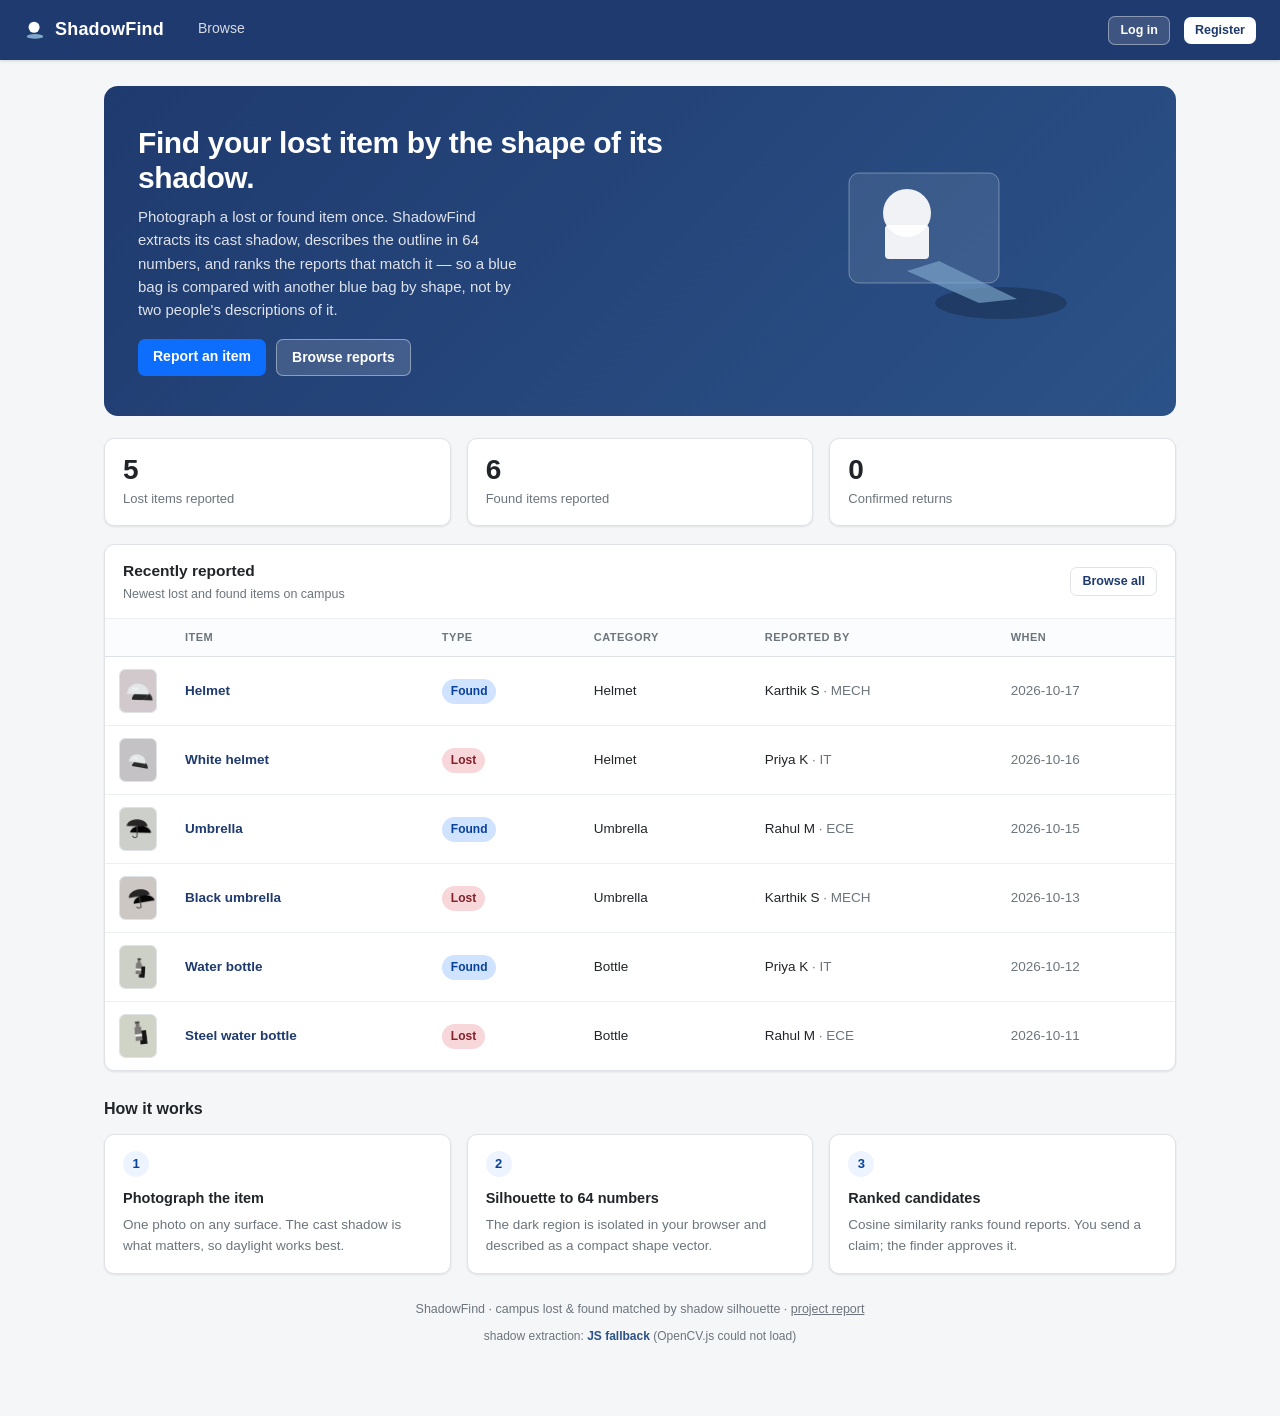
<file: docs/index.html>
<!doctype html>
<html lang="en">
<head>
<meta charset="utf-8">
<meta name="viewport" content="width=device-width, initial-scale=1">
<title>ShadowFind - lost and found, matched by shadow</title>
<meta name="description" content="Campus lost and found where items are matched by the shape of their cast shadow. Runs entirely in your browser.">
<link rel="stylesheet" href="assets/style.css">
<link rel="icon" href="data:image/svg+xml,<svg xmlns='http://www.w3.org/2000/svg' viewBox='0 0 100 100'><circle cx='50' cy='42' r='26' fill='%231F3A6E'/><ellipse cx='50' cy='78' rx='34' ry='9' fill='%237fa8cc'/></svg>">
</head>
<body>
<nav class="nav">
  <a class="brand" href="#/">
    <svg viewBox="0 0 24 24" fill="none"><circle cx="11" cy="9" r="6" fill="#fff"/><ellipse cx="12" cy="19" rx="9" ry="2.6" fill="#7fa8cc"/></svg>
    ShadowFind
  </a>
  <div class="nav-links" id="navlinks"></div>
  <div class="nav-right" id="navright"></div>
</nav>

<div class="wrap">
  <div id="flash"></div>
  <main id="app"></main>
  <div class="footer">
    ShadowFind &middot; campus lost &amp; found matched by shadow silhouette
    &middot; <a href="ShadowFind_Report.pdf">project report</a>
    <div class="engine-note" id="engine"></div>
  </div>
</div>

<script type="module" src="assets/app.js"></script>
</body>
</html>
</file>
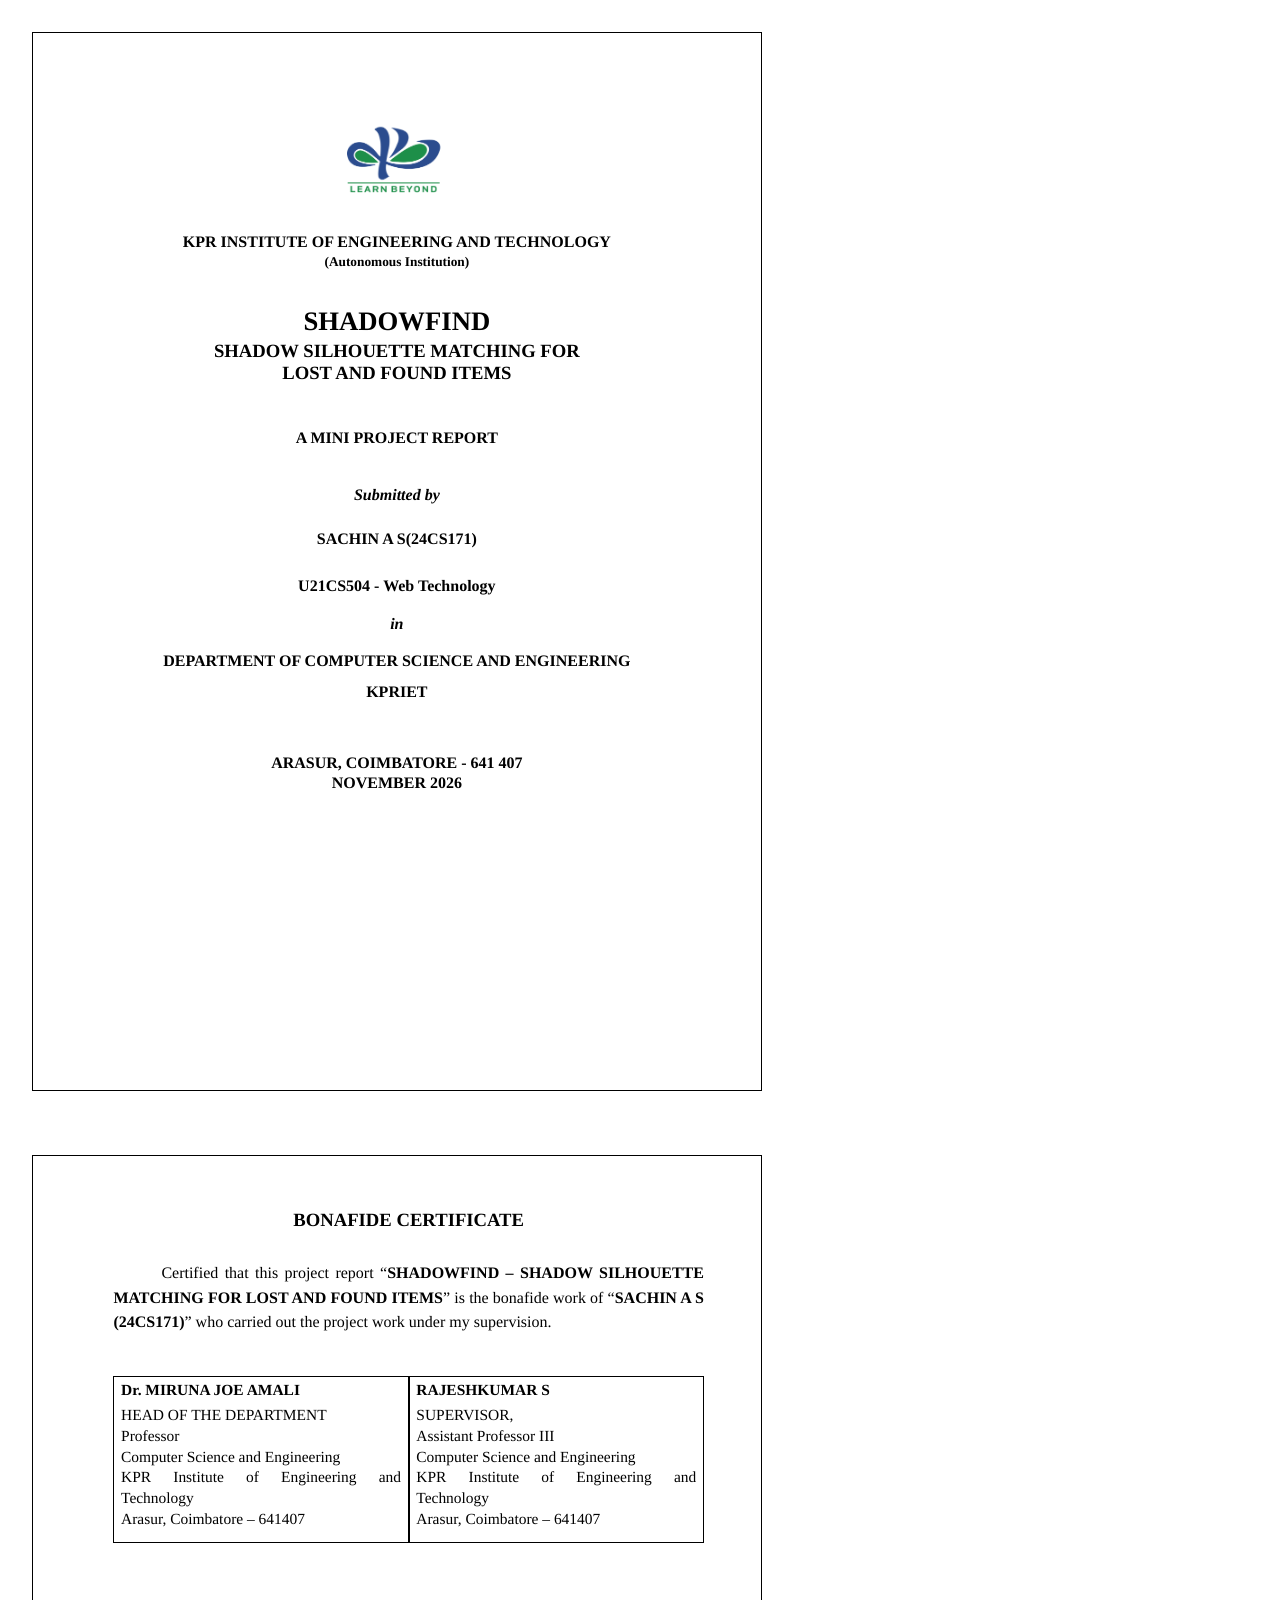
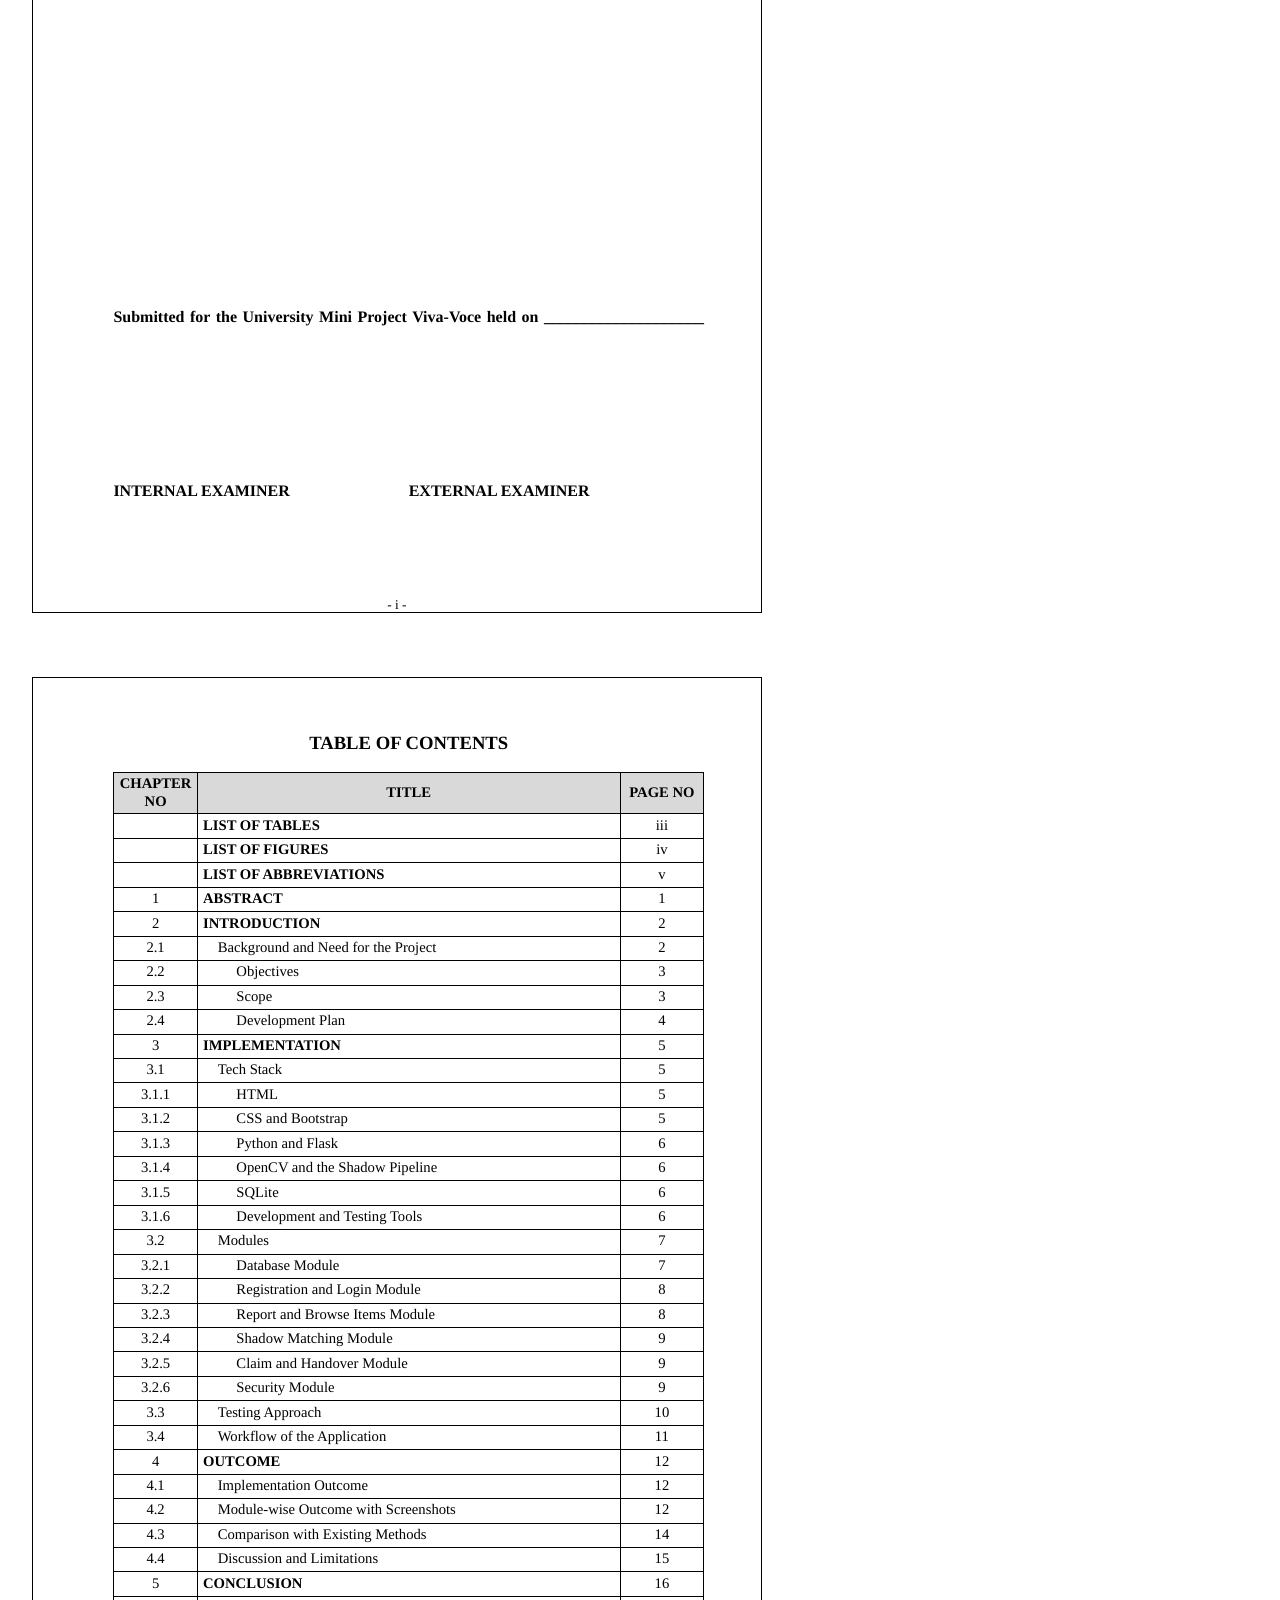
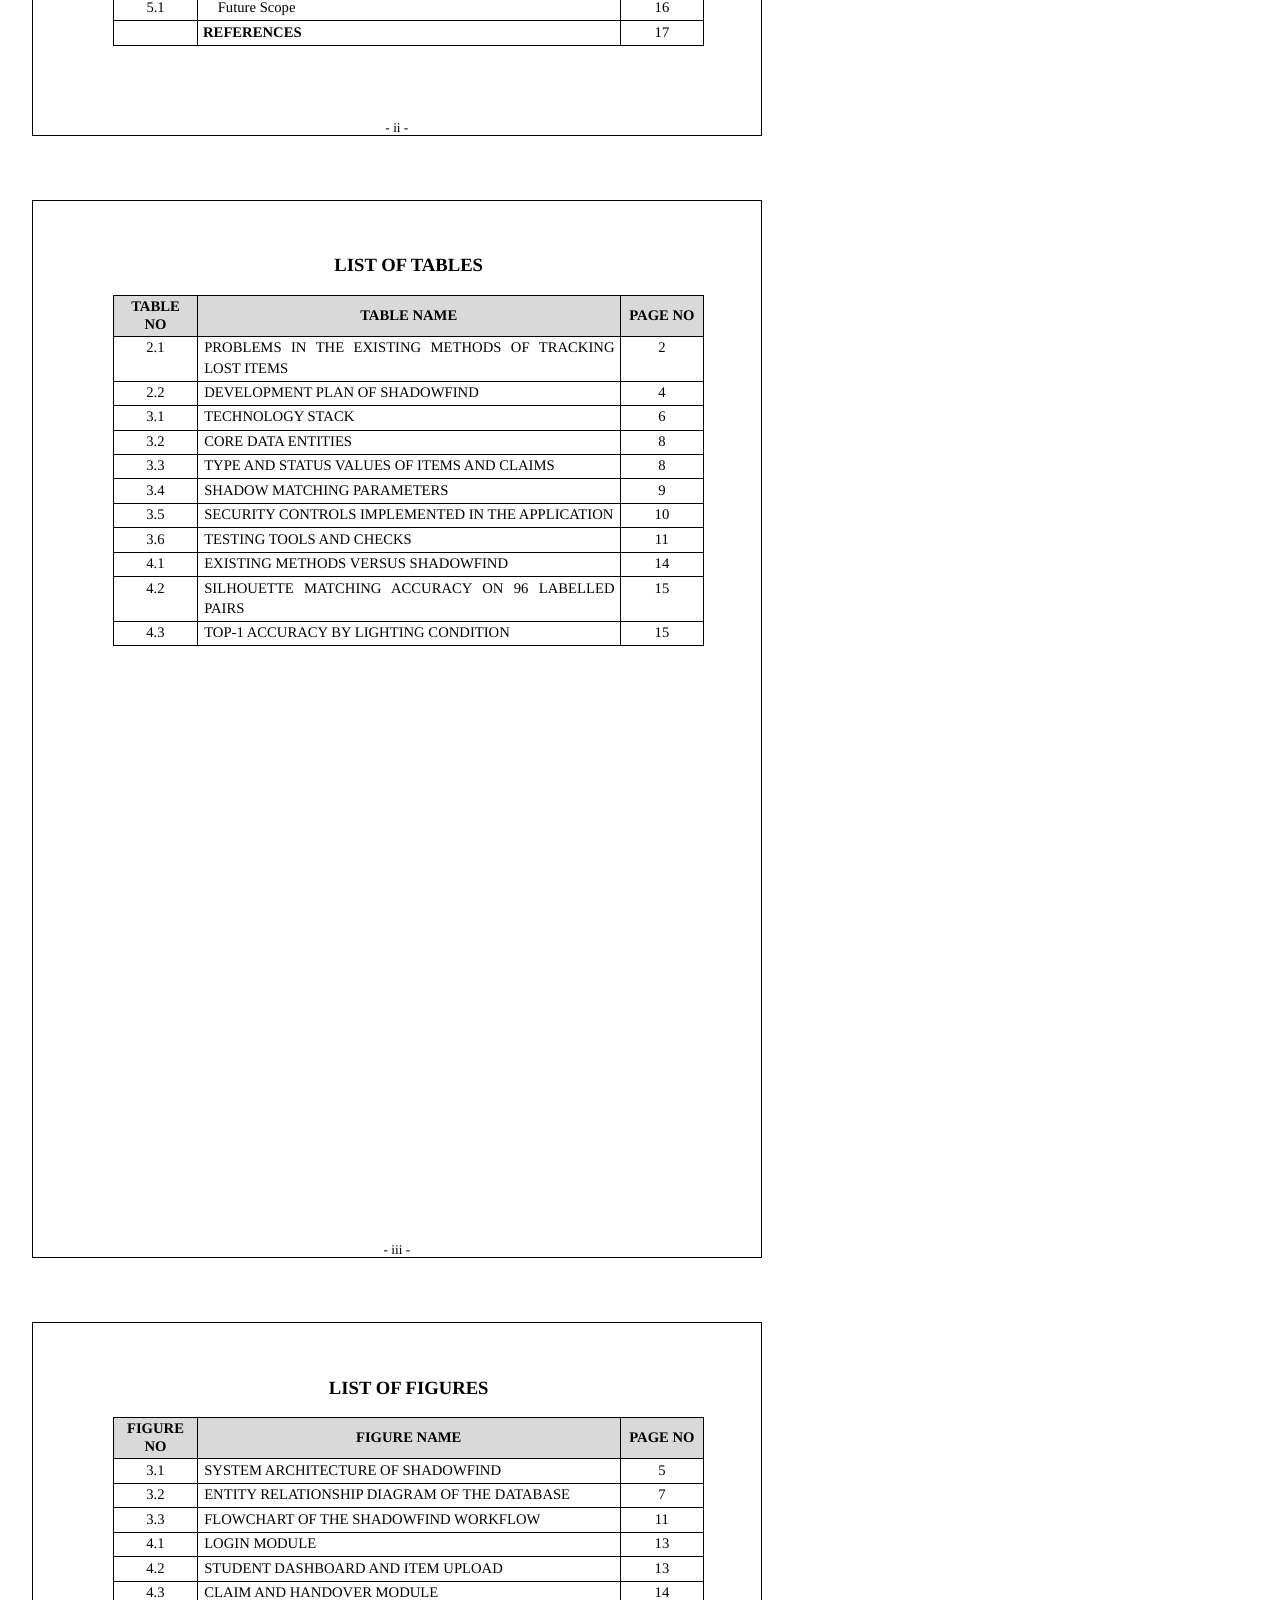
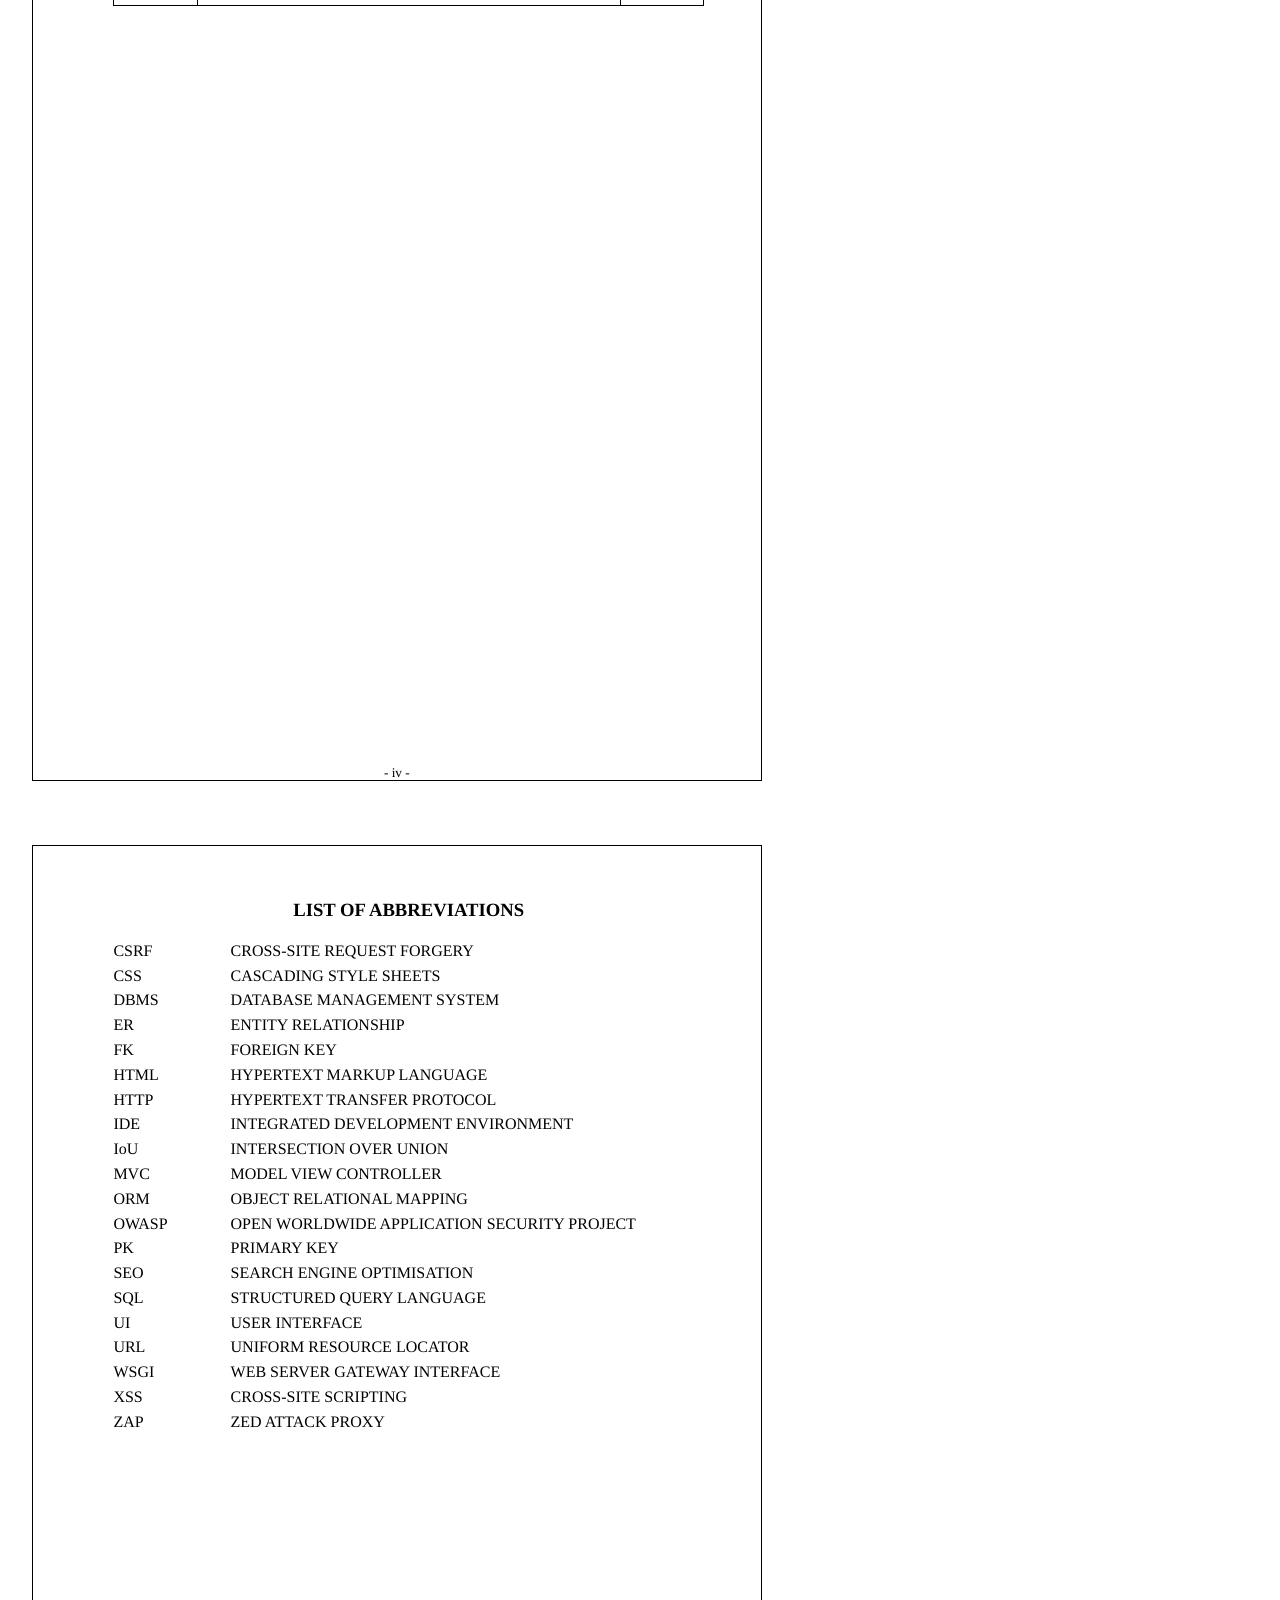
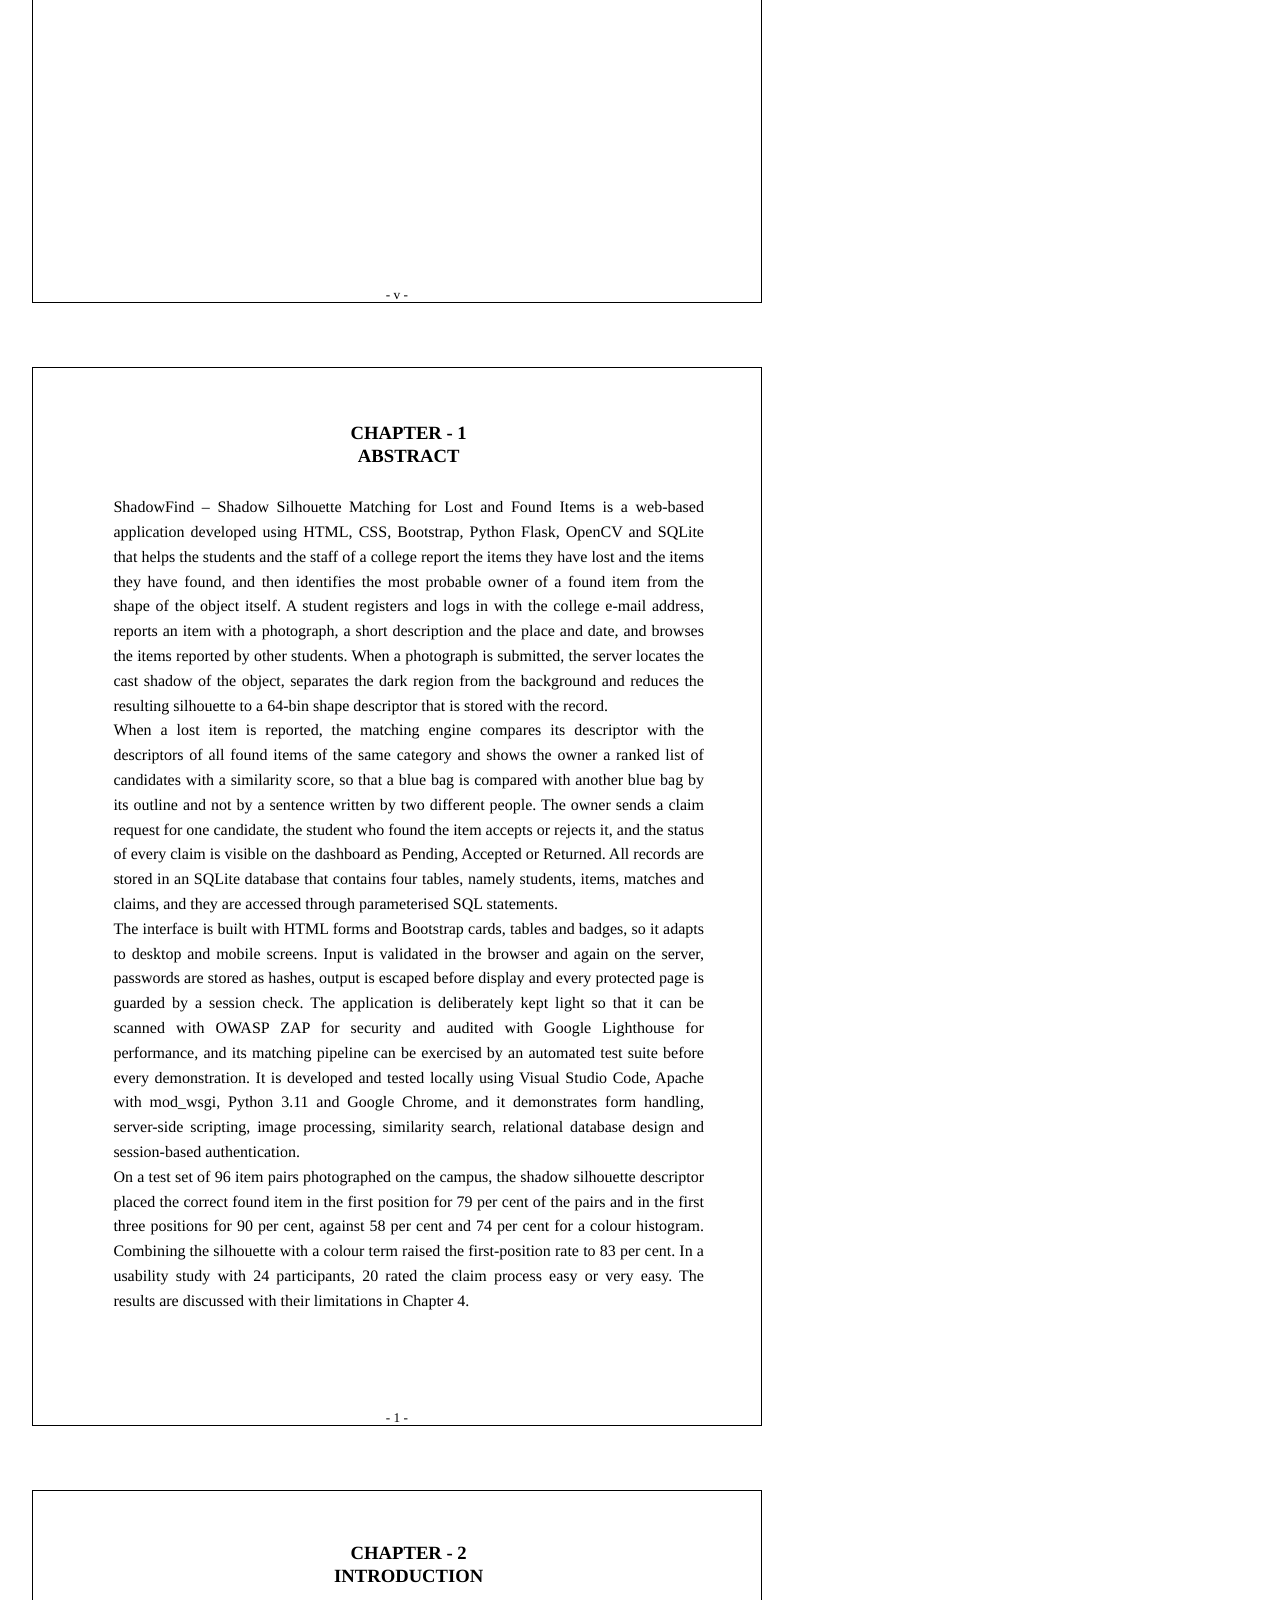
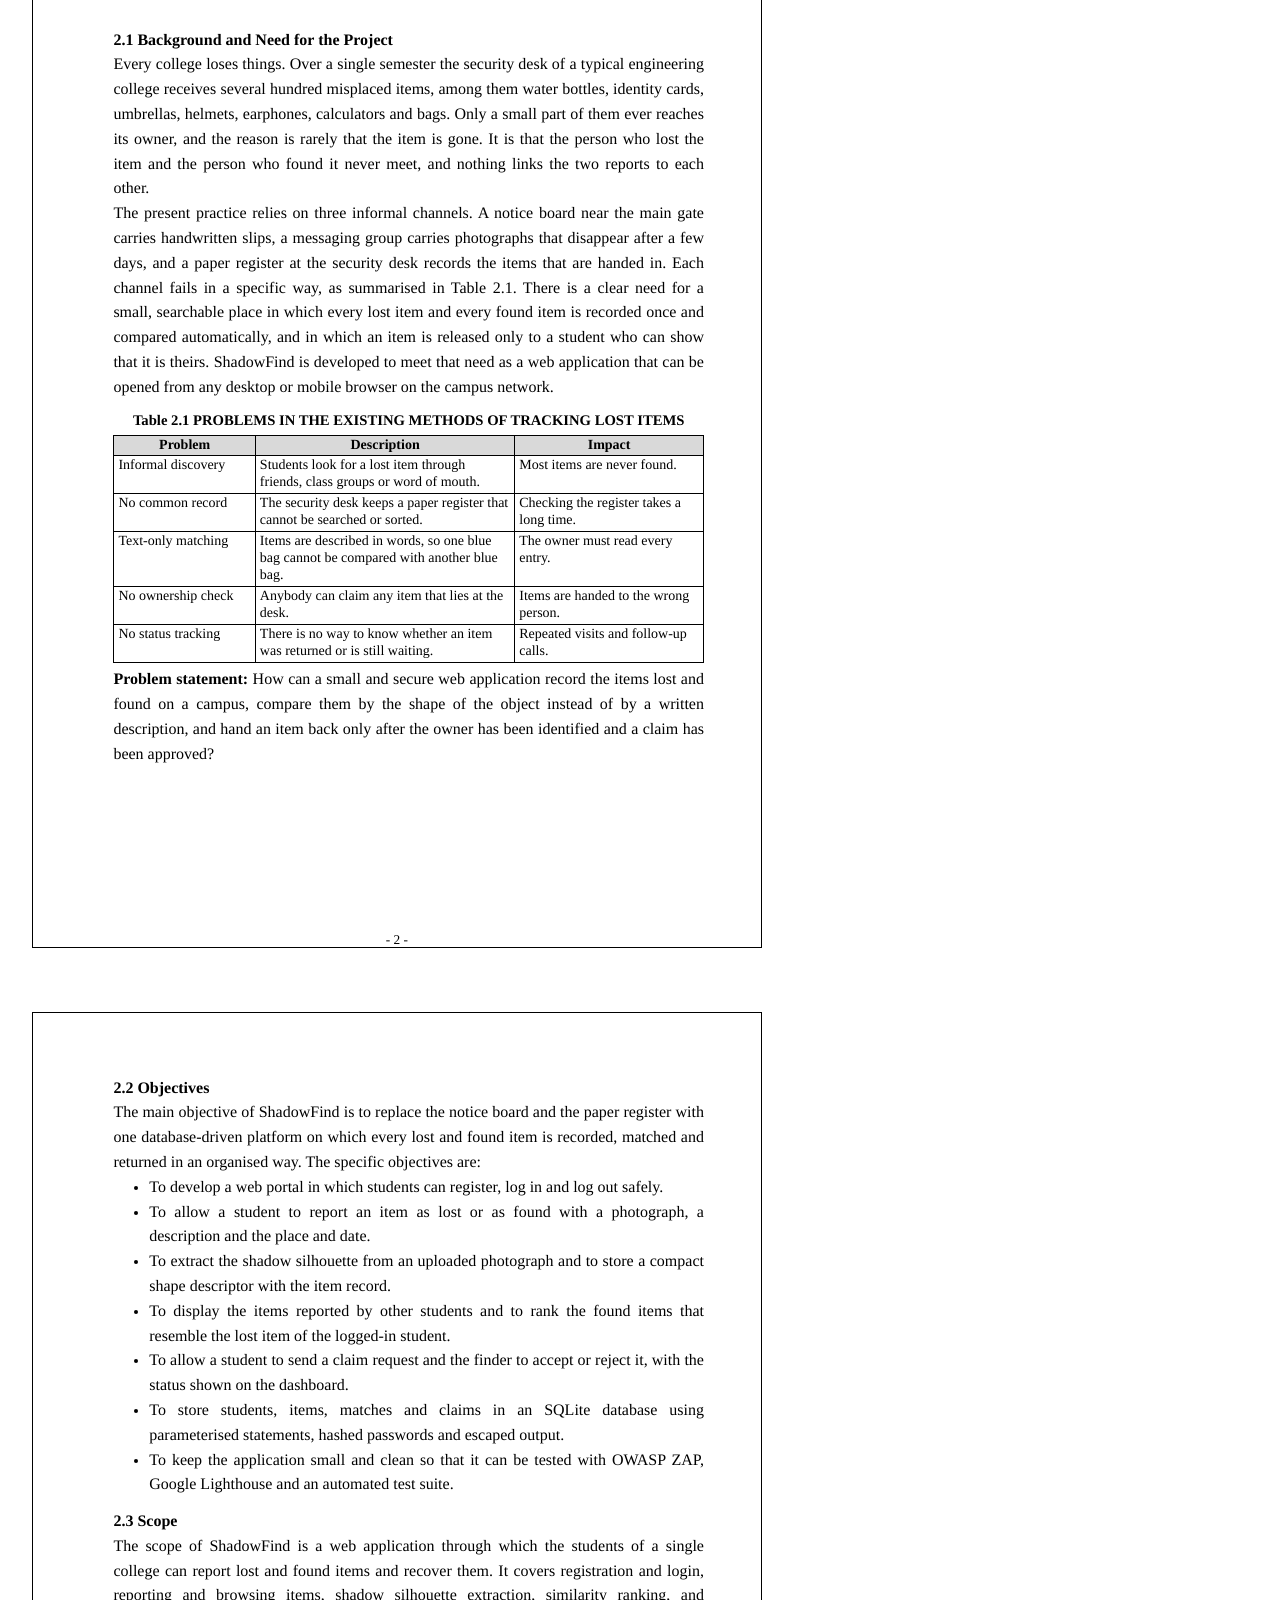
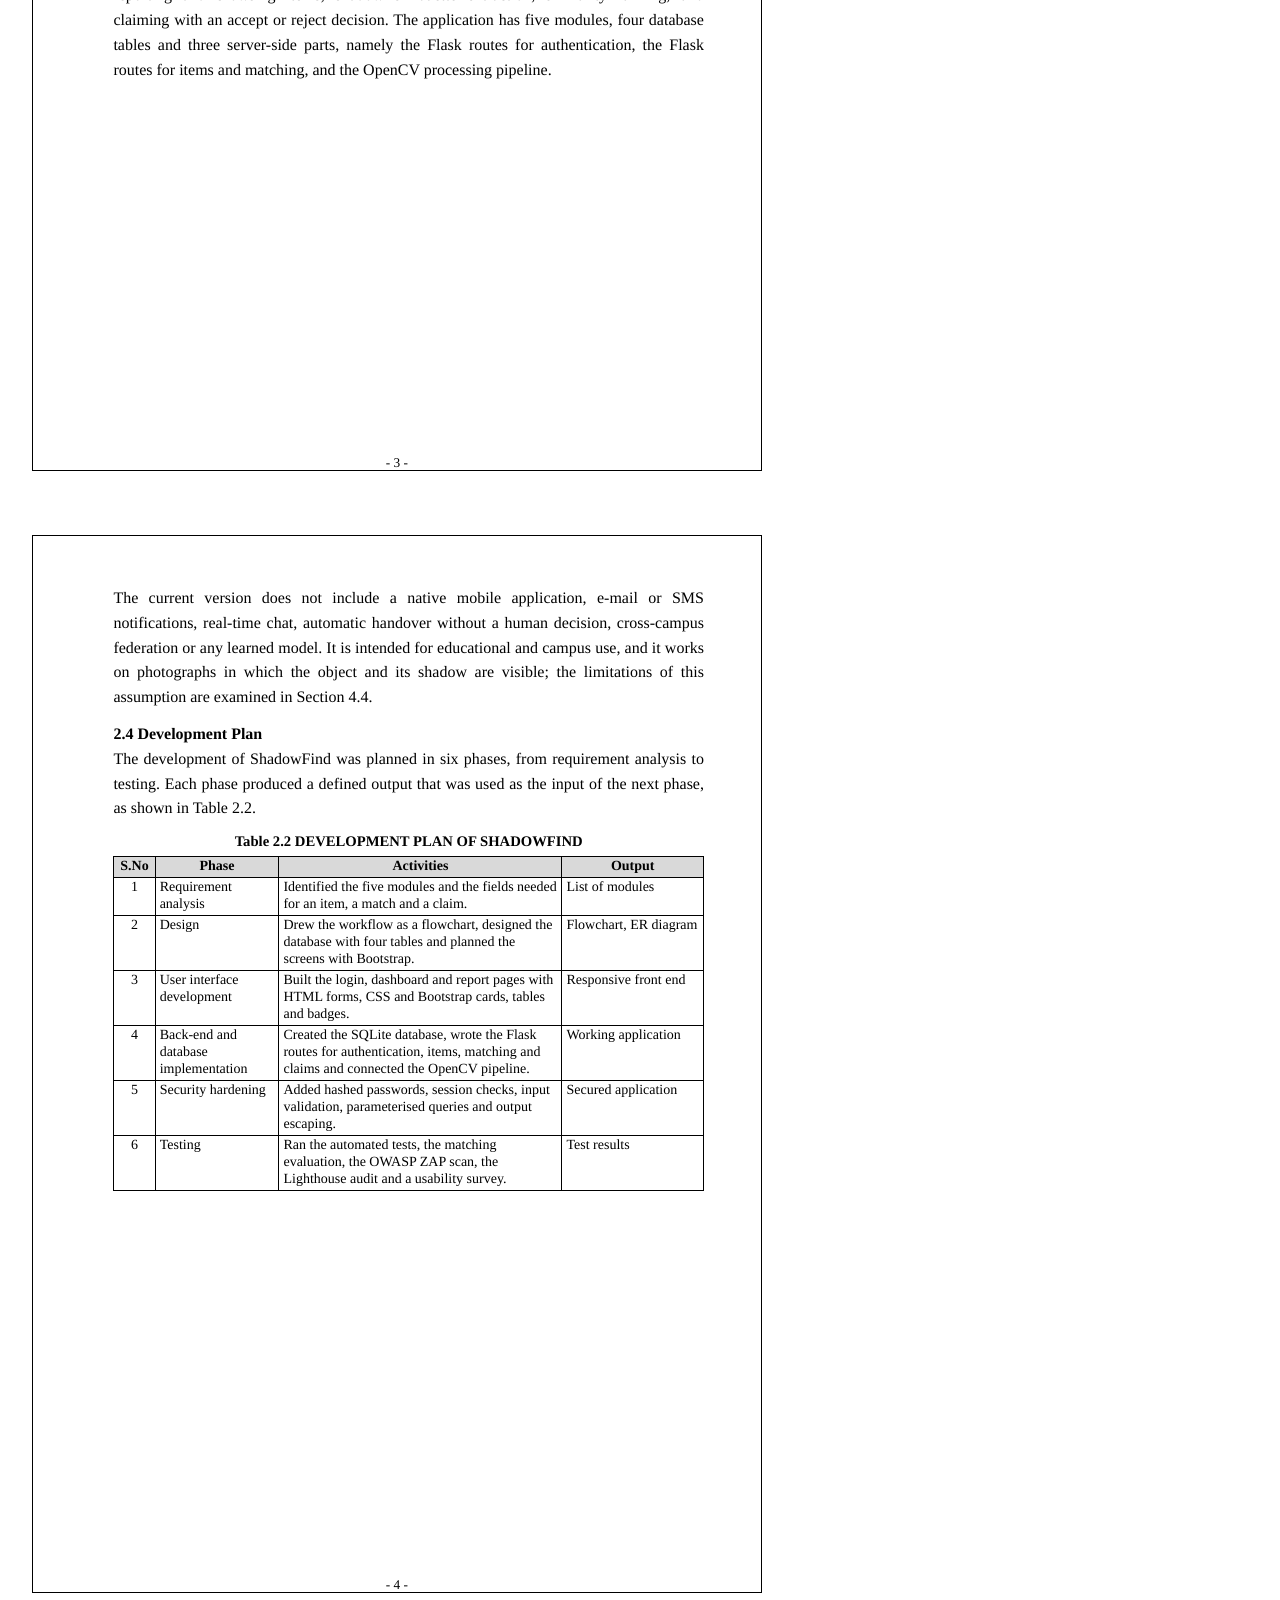
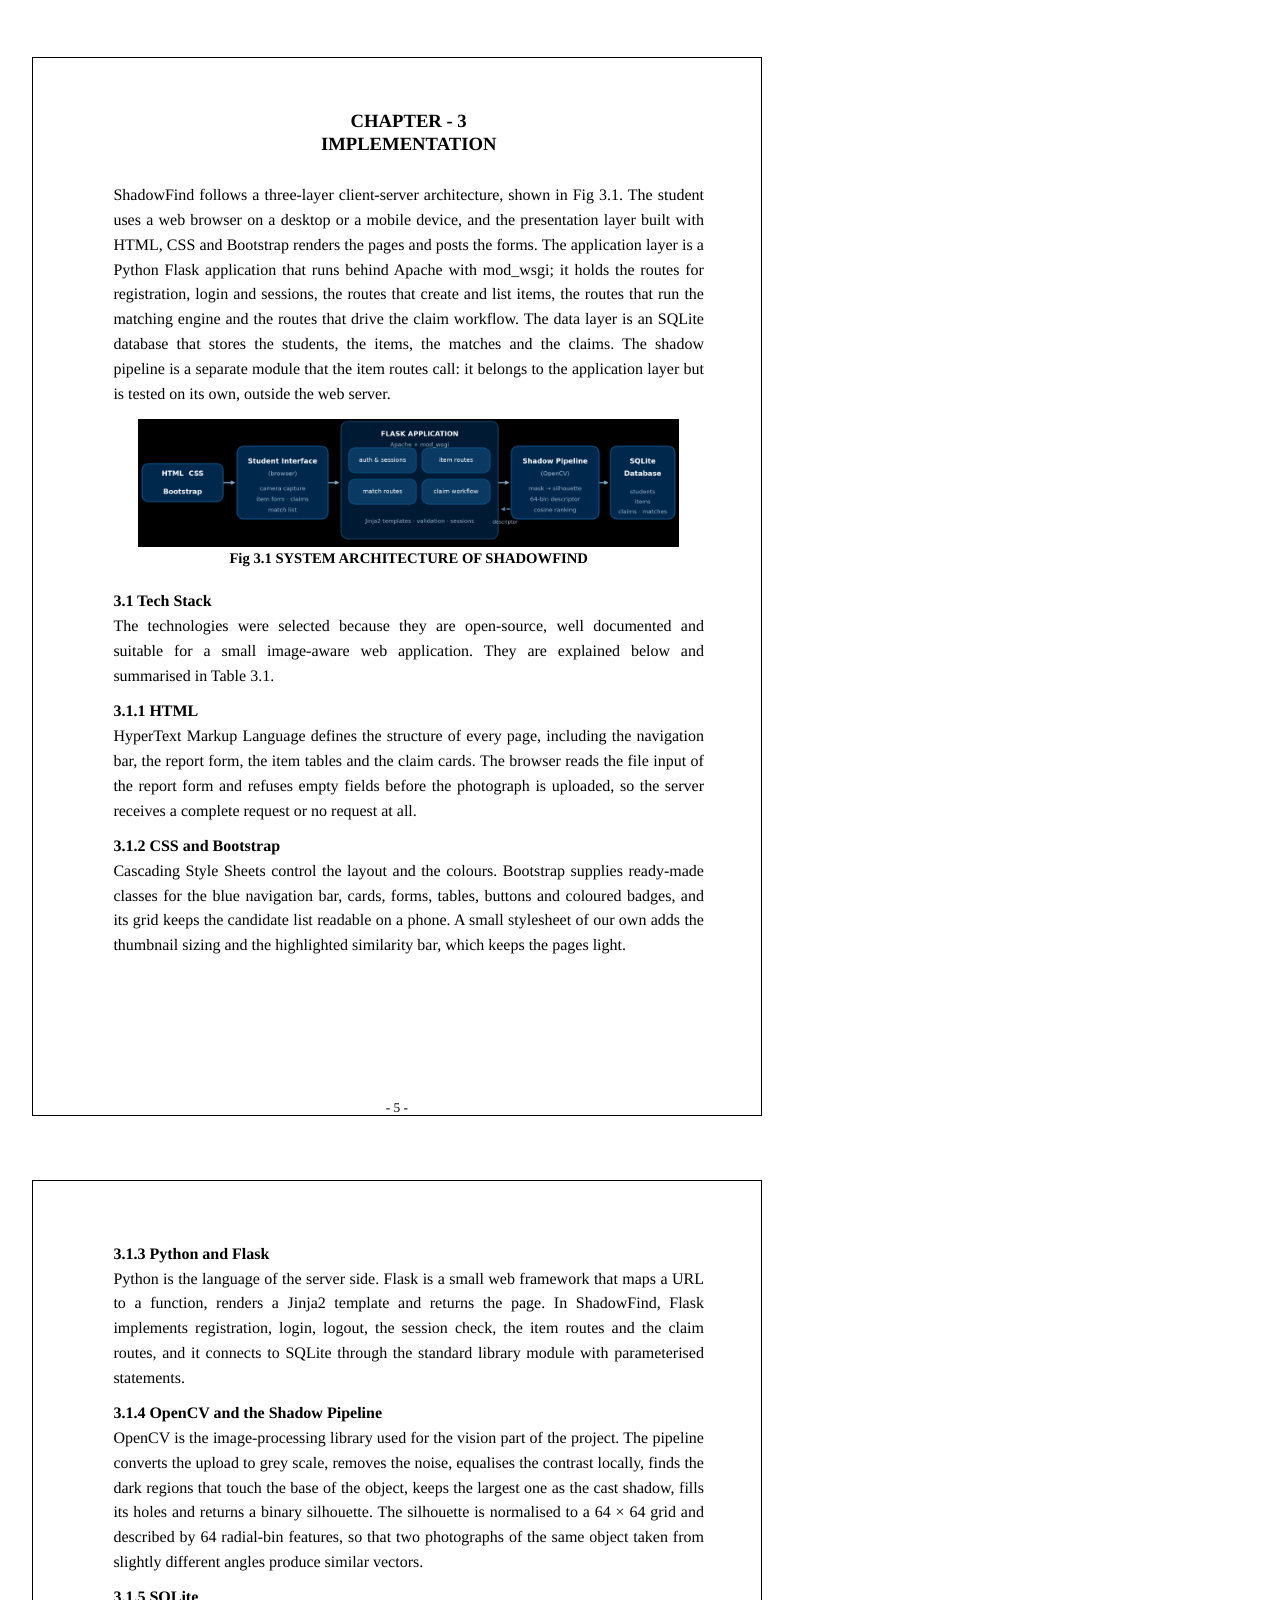
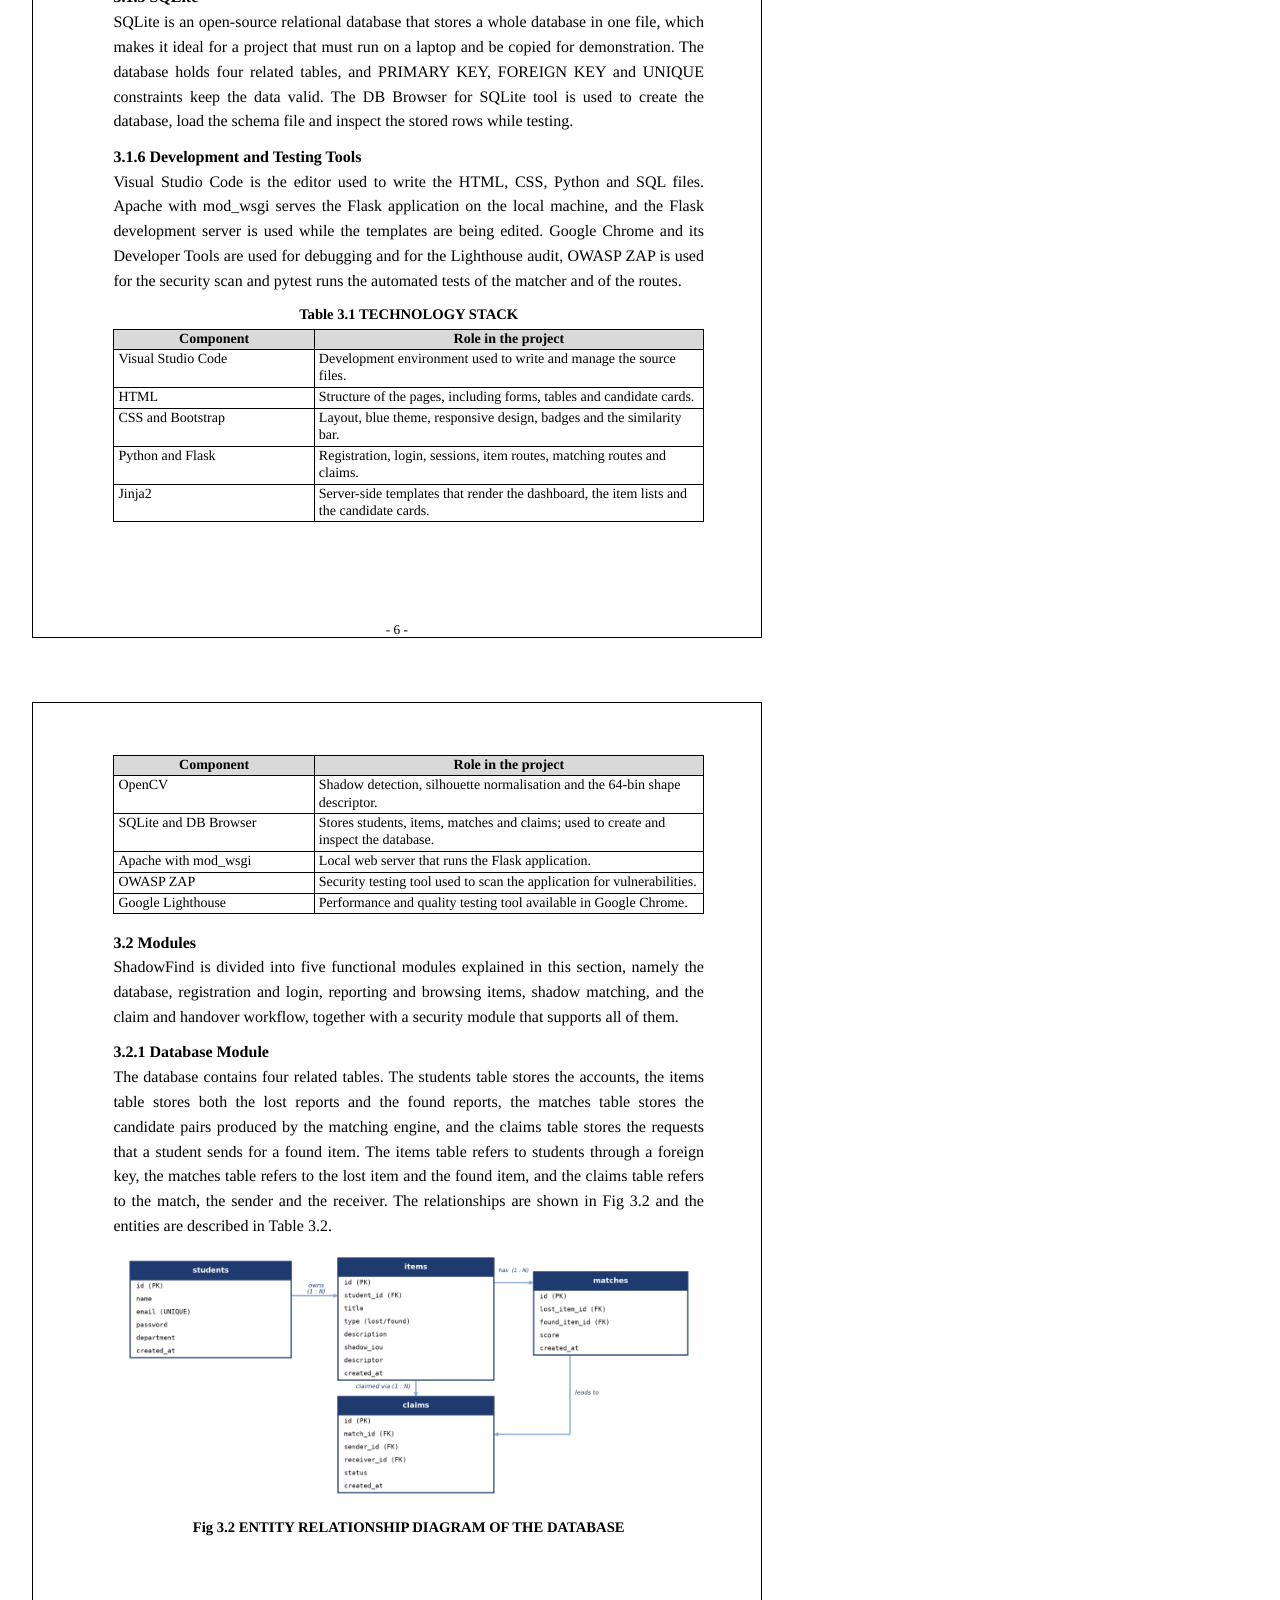
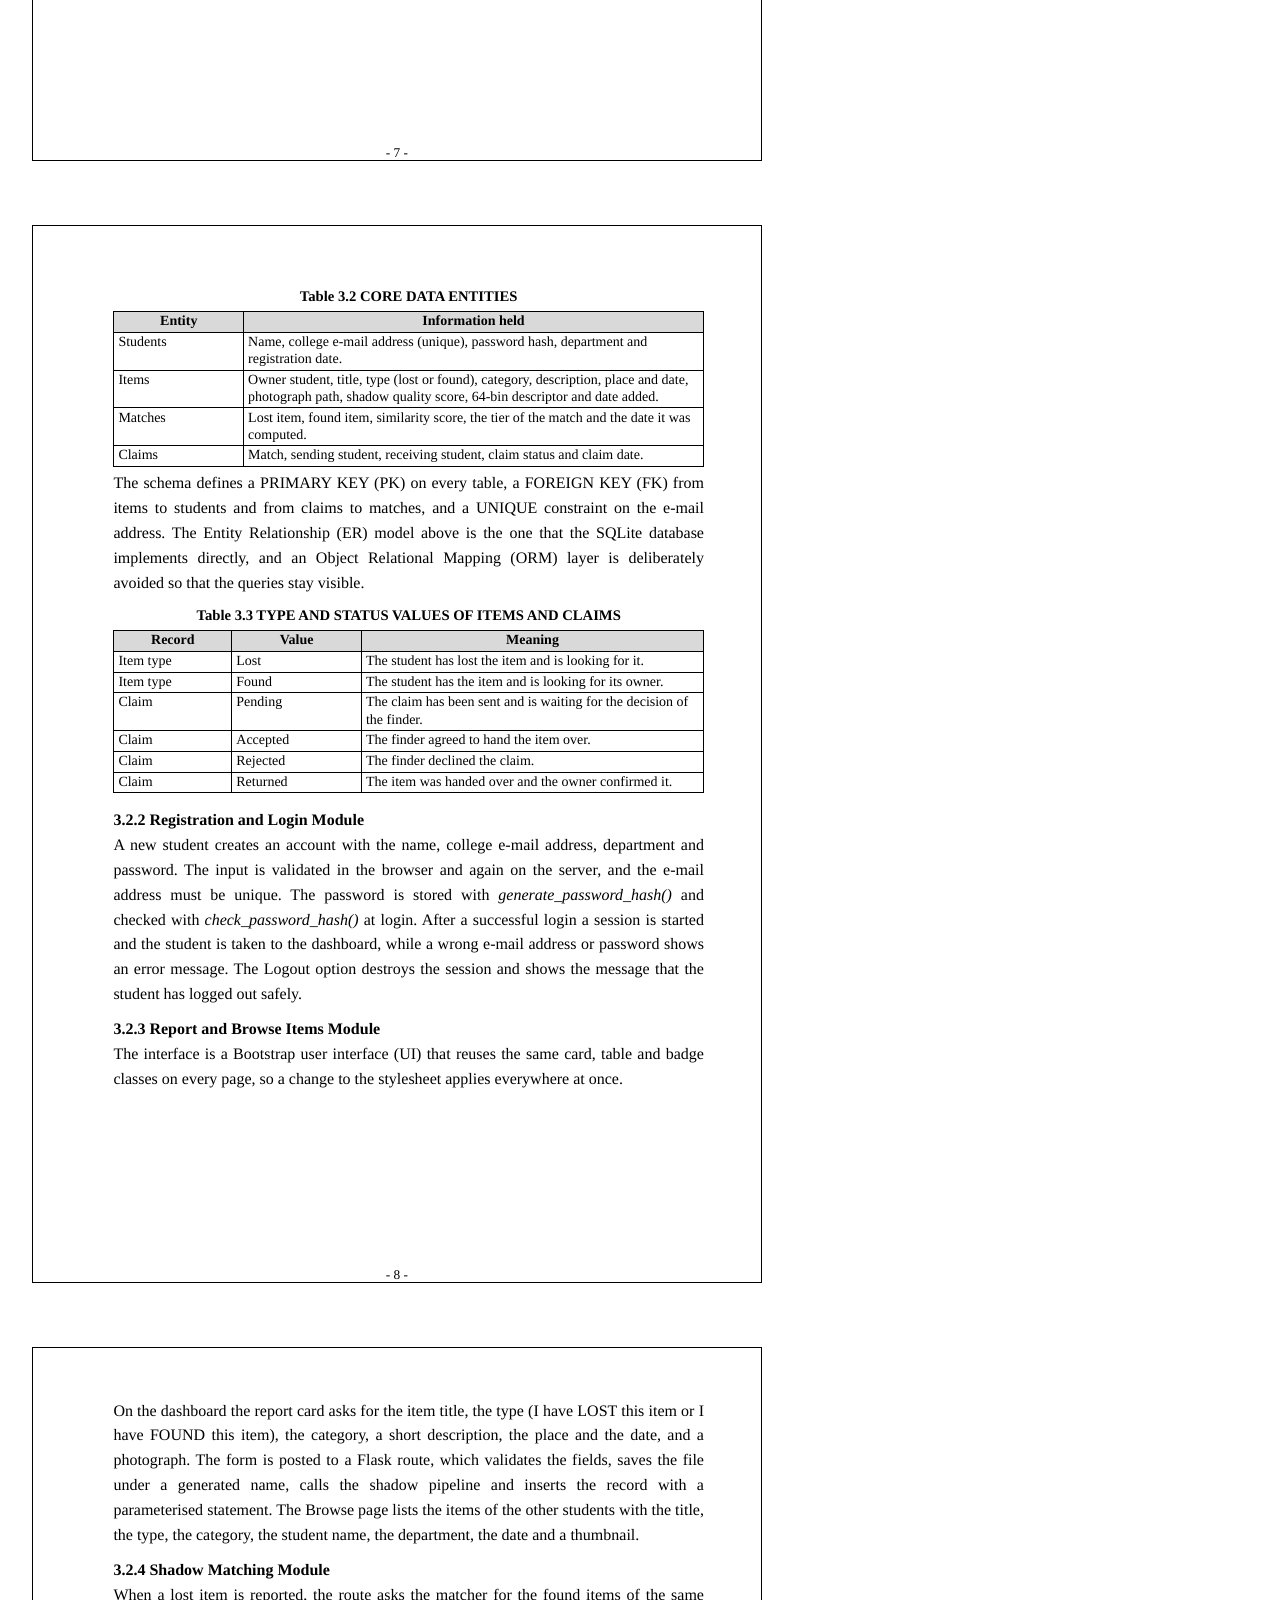
<file: ShadowFind_Report.html>
<!DOCTYPE html>
<html lang="en">
<head>
<meta charset="utf-8">
<title>ShadowFind - Project Report</title>
<style>
@page { size: A4; margin: 0; }
* { box-sizing: border-box; }
html, body { margin: 0; padding: 0; background: #fff; }
body {
    font-family: "Times New Roman", Times, serif;
    color: #000;
    -webkit-font-smoothing: antialiased;
    text-rendering: geometricPrecision;
}

.page {
    position: relative;
    width: 210.000mm;
    height: 297.000mm;
    overflow: hidden;
    page-break-after: always;
    break-after: page;
    background: #fff;
}
.page:last-child { page-break-after: auto; break-after: auto; }
.frame {
    position: absolute;
    top: 8.470mm; left: 8.470mm;
    right: 8.470mm; bottom: 8.470mm;
    border: 0.55pt solid #000;
}
.flow {
    position: absolute;
    left: 30.000mm;
    width: 156.260mm;
    top: 22.890mm;
    bottom: 23.800mm;
    font-size: 12pt;
    line-height: 18.6pt;
    text-align: justify;
}
.flow.cont { top: 22.340mm; }
.flow.cert { top: 29.980mm; }
.folio {
    position: absolute;
    left: 0; right: 0;
    top: 284.350mm;
    text-align: center;
    font-size: 10pt;
    line-height: 12pt;
}

p { margin: 0; }
.blk { display: flow-root; }
p + p { margin-top: 3.0pt; }
.blk > p + p { margin-top: 0; }
.ti { text-indent: 12.7mm; }
h1.chapter {
    margin-top: 0;
    font-size: 14pt; line-height: 17.5pt; font-weight: bold;
    text-align: center; margin: 0 0 21pt 0;
}
h1.plain {
    font-size: 14pt; line-height: 17.5pt; font-weight: bold;
    text-align: center; margin: 0 0 13pt 0;
}
h2.sec { font-size: 12pt; line-height: 18.6pt; font-weight: bold; margin: 9pt 0 0 0; }
h2.sec.first { margin-top: 0; }
h2.sub, h3.sub { font-size: 12pt; line-height: 18.6pt; font-weight: bold; margin: 8pt 0 0 0; text-align: left; }
ul.bullets, ol.numbered { margin: 0; padding-left: 9.5mm; }
ul.bullets li, ol.numbered li { margin: 0; text-align: justify; }
ol.numbered.plain li { text-align: left; }

/* cover - each line sits on the template's measured baseline */
.cover-emblem { position: absolute; left: 0; right: 0; top: 32.9mm; text-align: center; }
.cover-emblem img { width: 26.4mm; }
.cover-line { position: absolute; left: 0; right: 0; text-align: center; }
.cl-inst { top: 61.55mm; font-size: 12pt; font-weight: bold; line-height: 15.5pt; }
.cl-inst-sub { top: 67.15mm; font-size: 10pt; font-weight: bold; line-height: 12pt; }
.cl-main { top: 80.60mm; font-size: 20pt; font-weight: bold; line-height: 24pt; }
.cl-sub1 { top: 90.30mm; font-size: 14pt; font-weight: bold; line-height: 17pt; }
.cl-sub2 { top: 96.00mm; font-size: 14pt; font-weight: bold; line-height: 17pt; }
.cl-mini { top: 113.30mm; font-size: 12pt; font-weight: bold; line-height: 16pt; }
.cl-submit { top: 128.20mm; font-size: 12pt; font-weight: bold; font-style: italic; line-height: 16pt; }
.cl-name1 { top: 139.90mm; font-size: 12pt; font-weight: bold; line-height: 16pt; }
.cl-subj { top: 152.40mm; font-size: 12pt; font-weight: bold; line-height: 16pt; }
.cl-in { top: 162.50mm; font-size: 12pt; font-weight: bold; font-style: italic; line-height: 16pt; }
.cl-dept { top: 172.30mm; font-size: 12pt; font-weight: bold; line-height: 16pt; }
.cl-kpriet { top: 180.50mm; font-size: 12pt; font-weight: bold; line-height: 16pt; }
.cl-place { top: 199.10mm; font-size: 12pt; font-weight: bold; line-height: 16pt; }
.cl-date { top: 204.60mm; font-size: 12pt; font-weight: bold; line-height: 16pt; }
.rule { display: inline-block; width: 52mm; border-bottom: 0.9pt solid #000; height: 1pt; }

/* certificate */
.cert-title { text-align: center; font-size: 14pt; font-weight: bold; margin: 0 0 21pt 0; }
.cert-body p { text-indent: 12.7mm; margin: 0 0 3pt 0; }
.sigwrap { margin-top: 30pt; width: 100%; overflow: hidden; }
.sig {
    float: left; width: 50%; border: 1pt solid #000;
    padding: 3pt 5pt 5pt 5pt; font-size: 11.6pt; line-height: 15.6pt;
    min-height: 44mm;
}
.sig b { display: block; margin-bottom: 3pt; }
.viva {
    position: absolute; left: 30.000mm; width: 156.260mm;
    top: 208mm; font-size: 12pt; font-weight: bold;
}
.viva-line { display: block; text-align: justify; text-align-last: justify; }
.examiners {
    position: absolute; left: 30.000mm; width: 156.260mm;
    top: 254mm; font-size: 12pt; font-weight: bold; overflow: hidden;
}
.examiners span { float: left; width: 50%; }

/* tables */
table.t {
    border-collapse: collapse; width: 100%; margin: 0 auto 4pt auto;
    font-size: 11pt; line-height: 13.4pt;
}
table.t th, table.t td {
    border: 0.75pt solid #000; padding: 1.1pt 3pt 1.4pt 3pt;
    vertical-align: top; text-align: left;
}
table.t th { background: #D9D9D9; font-weight: bold; text-align: center; vertical-align: middle; }
table.t td.c { text-align: center; }
table.t.small { font-size: 10.5pt; line-height: 12.9pt; }
table.t.tight td, table.t.tight th { padding: 0.8pt 3pt 1.1pt 3pt; }
.tcap {
    text-align: center; font-size: 11pt; line-height: 13.4pt;
    font-weight: bold; margin: 9pt 0 3pt 0;
}
.after-table { margin-top: 6pt; }

/* figures */
.figblk { text-align: center; margin: 9pt 0 7pt 0; }
.figblk img { display: block; margin: 0 auto; }
.figcap {
    text-align: center; font-size: 11pt; line-height: 13.4pt;
    font-weight: bold; margin-top: 3pt;
}

/* contents */
table.toc { width: 100%; border-collapse: collapse; font-size: 11pt; line-height: 15.2pt; }
table.toc td { border: 0.75pt solid #000; padding: 1pt 4pt 1.4pt 4pt; vertical-align: top; }
table.toc th {
    border: 0.75pt solid #000; background: #D9D9D9; font-size: 11pt;
    font-weight: bold; text-align: center; padding: 1.4pt 4pt 1.8pt 4pt;
    vertical-align: middle; line-height: 13.5pt;
}
table.toc td.no { text-align: center; }
table.toc td.pg { text-align: center; }
table.toc td.ttl.lvl0 { font-weight: bold; }
table.toc td.ttl.lvl1 { padding-left: 15pt; }
table.toc td.ttl.lvl2 { padding-left: 29pt; }

table.abbr { width: 100%; border-collapse: collapse; font-size: 12pt; line-height: 18.6pt; }
table.abbr td { padding: 0; vertical-align: top; }
table.abbr td.k { width: 31mm; }
table.abbr td.v { text-align: left; }

ol.refs { margin: 0; padding-left: 0; list-style: none; counter-reset: ref; }
ol.refs li {
    counter-increment: ref; margin: 0 0 6pt 0; padding-left: 8.5mm;
    text-indent: -8.5mm; text-align: left; line-height: 18.6pt;
    word-spacing: normal;
}
ol.refs li::before { content: counter(ref) ". "; }

/* workflow two-column block */
.wf { display: flex; gap: 6mm; margin-top: 8pt; align-items: flex-start; }
.wf-steps { width: 76mm; flex: none; }
.wf-img { flex: 1; text-align: center; }
.wf-img img { display: block; margin: 0 auto; }
.wf-cap { text-align: center; margin-top: 5pt; }
.wf-h { font-size: 12pt; font-weight: bold; line-height: 18pt; margin-bottom: 2pt; }
ol.wf-list { padding-left: 6.5mm; font-size: 10.5pt; line-height: 13.2pt; }
ol.wf-list li { margin-bottom: 2.4pt; text-align: left; }
</style>
</head>
<body>

<div class="page">
  <div class="frame"></div>
  <div class="cover-emblem"><img src="figures/kpr_emblem.png" alt=""></div>
  <div class="cover-line cl-inst">KPR INSTITUTE OF ENGINEERING AND TECHNOLOGY</div>
  <div class="cover-line cl-inst-sub">(Autonomous Institution)</div>
  <div class="cover-line cl-main">SHADOWFIND</div>
  <div class="cover-line cl-sub1">SHADOW SILHOUETTE MATCHING FOR</div>
  <div class="cover-line cl-sub2">LOST AND FOUND ITEMS</div>
  <div class="cover-line cl-mini">A MINI PROJECT REPORT</div>
  <div class="cover-line cl-submit">Submitted by</div>
  <div class="cover-line cl-name1">SACHIN A S(24CS171)</div>
  <div class="cover-line cl-subj">U21CS504 - Web Technology</div>
  <div class="cover-line cl-in">in</div>
  <div class="cover-line cl-dept">DEPARTMENT OF COMPUTER SCIENCE AND ENGINEERING</div>
  <div class="cover-line cl-kpriet">KPRIET</div>
  <div class="cover-line cl-place">ARASUR, COIMBATORE - 641 407</div>
  <div class="cover-line cl-date">NOVEMBER 2026</div>
</div>


<div class="page">
  <div class="frame"></div>
  <div class="flow">
    <div class="cert-title">BONAFIDE CERTIFICATE</div>
    <div class="cert-body">
      <p>Certified that this project report &#8220;<b>SHADOWFIND &#8211; SHADOW SILHOUETTE MATCHING
      FOR LOST AND FOUND ITEMS</b>&#8221; is the bonafide work of
      &#8220;<b>SACHIN A S (24CS171)</b>&#8221; who carried out the project work under my
      supervision.</p>
    </div>
    <div class="sigwrap">
      <div class="sig"><b>Dr. MIRUNA JOE AMALI</b>HEAD OF THE DEPARTMENT<br>Professor<br>
        Computer Science and Engineering<br>KPR Institute of Engineering and Technology<br>
        Arasur, Coimbatore &#8211; 641407</div>
      <div class="sig"><b>RAJESHKUMAR S</b>SUPERVISOR,<br>Assistant Professor III<br>
        Computer Science and Engineering<br>KPR Institute of Engineering and Technology<br>
        Arasur, Coimbatore &#8211; 641407</div>
    </div>
  </div>
  <div class="viva"><span class="viva-line">Submitted for the University Mini Project Viva-Voce
    held on ____________________</span></div>
  <div class="examiners"><span>INTERNAL EXAMINER</span><span>EXTERNAL EXAMINER</span></div>
  <div class="folio">- i -</div>
</div>

<div class="page"><div class="frame"></div><div class="flow"><h1 class="plain">TABLE OF CONTENTS</h1><table class="toc"><tr><th style="width:19mm">CHAPTER<br>NO</th><th>TITLE</th><th style="width:22mm">PAGE NO</th></tr><tr><td class="no"></td><td class="ttl lvl0">LIST OF TABLES</td><td class="pg">iii</td></tr><tr><td class="no"></td><td class="ttl lvl0">LIST OF FIGURES</td><td class="pg">iv</td></tr><tr><td class="no"></td><td class="ttl lvl0">LIST OF ABBREVIATIONS</td><td class="pg">v</td></tr><tr><td class="no">1</td><td class="ttl lvl0">ABSTRACT</td><td class="pg">1</td></tr><tr><td class="no">2</td><td class="ttl lvl0">INTRODUCTION</td><td class="pg">2</td></tr><tr><td class="no">2.1</td><td class="ttl lvl1">Background and Need for the Project</td><td class="pg">2</td></tr><tr><td class="no">2.2</td><td class="ttl lvl2">Objectives</td><td class="pg">3</td></tr><tr><td class="no">2.3</td><td class="ttl lvl2">Scope</td><td class="pg">3</td></tr><tr><td class="no">2.4</td><td class="ttl lvl2">Development Plan</td><td class="pg">4</td></tr><tr><td class="no">3</td><td class="ttl lvl0">IMPLEMENTATION</td><td class="pg">5</td></tr><tr><td class="no">3.1</td><td class="ttl lvl1">Tech Stack</td><td class="pg">5</td></tr><tr><td class="no">3.1.1</td><td class="ttl lvl2">HTML</td><td class="pg">5</td></tr><tr><td class="no">3.1.2</td><td class="ttl lvl2">CSS and Bootstrap</td><td class="pg">5</td></tr><tr><td class="no">3.1.3</td><td class="ttl lvl2">Python and Flask</td><td class="pg">6</td></tr><tr><td class="no">3.1.4</td><td class="ttl lvl2">OpenCV and the Shadow Pipeline</td><td class="pg">6</td></tr><tr><td class="no">3.1.5</td><td class="ttl lvl2">SQLite</td><td class="pg">6</td></tr><tr><td class="no">3.1.6</td><td class="ttl lvl2">Development and Testing Tools</td><td class="pg">6</td></tr><tr><td class="no">3.2</td><td class="ttl lvl1">Modules</td><td class="pg">7</td></tr><tr><td class="no">3.2.1</td><td class="ttl lvl2">Database Module</td><td class="pg">7</td></tr><tr><td class="no">3.2.2</td><td class="ttl lvl2">Registration and Login Module</td><td class="pg">8</td></tr><tr><td class="no">3.2.3</td><td class="ttl lvl2">Report and Browse Items Module</td><td class="pg">8</td></tr><tr><td class="no">3.2.4</td><td class="ttl lvl2">Shadow Matching Module</td><td class="pg">9</td></tr><tr><td class="no">3.2.5</td><td class="ttl lvl2">Claim and Handover Module</td><td class="pg">9</td></tr><tr><td class="no">3.2.6</td><td class="ttl lvl2">Security Module</td><td class="pg">9</td></tr><tr><td class="no">3.3</td><td class="ttl lvl1">Testing Approach</td><td class="pg">10</td></tr><tr><td class="no">3.4</td><td class="ttl lvl1">Workflow of the Application</td><td class="pg">11</td></tr><tr><td class="no">4</td><td class="ttl lvl0">OUTCOME</td><td class="pg">12</td></tr><tr><td class="no">4.1</td><td class="ttl lvl1">Implementation Outcome</td><td class="pg">12</td></tr><tr><td class="no">4.2</td><td class="ttl lvl1">Module-wise Outcome with Screenshots</td><td class="pg">12</td></tr><tr><td class="no">4.3</td><td class="ttl lvl1">Comparison with Existing Methods</td><td class="pg">14</td></tr><tr><td class="no">4.4</td><td class="ttl lvl1">Discussion and Limitations</td><td class="pg">15</td></tr><tr><td class="no">5</td><td class="ttl lvl0">CONCLUSION</td><td class="pg">16</td></tr><tr><td class="no">5.1</td><td class="ttl lvl1">Future Scope</td><td class="pg">16</td></tr><tr><td class="no"></td><td class="ttl lvl0">REFERENCES</td><td class="pg">17</td></tr></table></div><div class="folio">- ii -</div></div>
<div class="page"><div class="frame"></div><div class="flow"><h1 class="plain">LIST OF TABLES</h1><table class="toc"><tr><th style="width:22mm">TABLE NO</th><th>TABLE NAME</th><th style="width:22mm">PAGE NO</th></tr><tr><td class="no">2.1</td><td class="ttl lvl1" style="padding-left:5pt">PROBLEMS IN THE EXISTING METHODS OF TRACKING LOST ITEMS</td><td class="pg">2</td></tr><tr><td class="no">2.2</td><td class="ttl lvl1" style="padding-left:5pt">DEVELOPMENT PLAN OF SHADOWFIND</td><td class="pg">4</td></tr><tr><td class="no">3.1</td><td class="ttl lvl1" style="padding-left:5pt">TECHNOLOGY STACK</td><td class="pg">6</td></tr><tr><td class="no">3.2</td><td class="ttl lvl1" style="padding-left:5pt">CORE DATA ENTITIES</td><td class="pg">8</td></tr><tr><td class="no">3.3</td><td class="ttl lvl1" style="padding-left:5pt">TYPE AND STATUS VALUES OF ITEMS AND CLAIMS</td><td class="pg">8</td></tr><tr><td class="no">3.4</td><td class="ttl lvl1" style="padding-left:5pt">SHADOW MATCHING PARAMETERS</td><td class="pg">9</td></tr><tr><td class="no">3.5</td><td class="ttl lvl1" style="padding-left:5pt">SECURITY CONTROLS IMPLEMENTED IN THE APPLICATION</td><td class="pg">10</td></tr><tr><td class="no">3.6</td><td class="ttl lvl1" style="padding-left:5pt">TESTING TOOLS AND CHECKS</td><td class="pg">11</td></tr><tr><td class="no">4.1</td><td class="ttl lvl1" style="padding-left:5pt">EXISTING METHODS VERSUS SHADOWFIND</td><td class="pg">14</td></tr><tr><td class="no">4.2</td><td class="ttl lvl1" style="padding-left:5pt">SILHOUETTE MATCHING ACCURACY ON 96 LABELLED PAIRS</td><td class="pg">15</td></tr><tr><td class="no">4.3</td><td class="ttl lvl1" style="padding-left:5pt">TOP-1 ACCURACY BY LIGHTING CONDITION</td><td class="pg">15</td></tr></table></div><div class="folio">- iii -</div></div>
<div class="page"><div class="frame"></div><div class="flow"><h1 class="plain">LIST OF FIGURES</h1><table class="toc"><tr><th style="width:22mm">FIGURE NO</th><th>FIGURE NAME</th><th style="width:22mm">PAGE NO</th></tr><tr><td class="no">3.1</td><td class="ttl lvl1" style="padding-left:5pt">SYSTEM ARCHITECTURE OF SHADOWFIND</td><td class="pg">5</td></tr><tr><td class="no">3.2</td><td class="ttl lvl1" style="padding-left:5pt">ENTITY RELATIONSHIP DIAGRAM OF THE DATABASE</td><td class="pg">7</td></tr><tr><td class="no">3.3</td><td class="ttl lvl1" style="padding-left:5pt">FLOWCHART OF THE SHADOWFIND WORKFLOW</td><td class="pg">11</td></tr><tr><td class="no">4.1</td><td class="ttl lvl1" style="padding-left:5pt">LOGIN MODULE</td><td class="pg">13</td></tr><tr><td class="no">4.2</td><td class="ttl lvl1" style="padding-left:5pt">STUDENT DASHBOARD AND ITEM UPLOAD</td><td class="pg">13</td></tr><tr><td class="no">4.3</td><td class="ttl lvl1" style="padding-left:5pt">CLAIM AND HANDOVER MODULE</td><td class="pg">14</td></tr></table></div><div class="folio">- iv -</div></div>
<div class="page"><div class="frame"></div><div class="flow"><h1 class="plain">LIST OF ABBREVIATIONS</h1><table class="abbr"><tr><td class="k">CSRF</td><td class="v">CROSS-SITE REQUEST FORGERY</td></tr><tr><td class="k">CSS</td><td class="v">CASCADING STYLE SHEETS</td></tr><tr><td class="k">DBMS</td><td class="v">DATABASE MANAGEMENT SYSTEM</td></tr><tr><td class="k">ER</td><td class="v">ENTITY RELATIONSHIP</td></tr><tr><td class="k">FK</td><td class="v">FOREIGN KEY</td></tr><tr><td class="k">HTML</td><td class="v">HYPERTEXT MARKUP LANGUAGE</td></tr><tr><td class="k">HTTP</td><td class="v">HYPERTEXT TRANSFER PROTOCOL</td></tr><tr><td class="k">IDE</td><td class="v">INTEGRATED DEVELOPMENT ENVIRONMENT</td></tr><tr><td class="k">IoU</td><td class="v">INTERSECTION OVER UNION</td></tr><tr><td class="k">MVC</td><td class="v">MODEL VIEW CONTROLLER</td></tr><tr><td class="k">ORM</td><td class="v">OBJECT RELATIONAL MAPPING</td></tr><tr><td class="k">OWASP</td><td class="v">OPEN WORLDWIDE APPLICATION SECURITY PROJECT</td></tr><tr><td class="k">PK</td><td class="v">PRIMARY KEY</td></tr><tr><td class="k">SEO</td><td class="v">SEARCH ENGINE OPTIMISATION</td></tr><tr><td class="k">SQL</td><td class="v">STRUCTURED QUERY LANGUAGE</td></tr><tr><td class="k">UI</td><td class="v">USER INTERFACE</td></tr><tr><td class="k">URL</td><td class="v">UNIFORM RESOURCE LOCATOR</td></tr><tr><td class="k">WSGI</td><td class="v">WEB SERVER GATEWAY INTERFACE</td></tr><tr><td class="k">XSS</td><td class="v">CROSS-SITE SCRIPTING</td></tr><tr><td class="k">ZAP</td><td class="v">ZED ATTACK PROXY</td></tr></table></div><div class="folio">- v -</div></div>
<div class="page"><div class="frame"></div><div class="flow"><div class="blk" data-kind="chapter"><h1 class="chapter">CHAPTER - 1<br>ABSTRACT</h1></div>
<div class="blk" data-kind="p"><p>ShadowFind &#8211; Shadow Silhouette Matching for Lost and Found Items is a web-based application developed using HTML, CSS, Bootstrap, Python Flask, OpenCV and SQLite that helps the students and the staff of a college report the items they have lost and the items they have found, and then identifies the most probable owner of a found item from the shape of the object itself. A student registers and logs in with the college e-mail address, reports an item with a photograph, a short description and the place and date, and browses the items reported by other students. When a photograph is submitted, the server locates the cast shadow of the object, separates the dark region from the background and reduces the resulting silhouette to a 64-bin shape descriptor that is stored with the record.</p></div>
<div class="blk" data-kind="p"><p>When a lost item is reported, the matching engine compares its descriptor with the descriptors of all found items of the same category and shows the owner a ranked list of candidates with a similarity score, so that a blue bag is compared with another blue bag by its outline and not by a sentence written by two different people. The owner sends a claim request for one candidate, the student who found the item accepts or rejects it, and the status of every claim is visible on the dashboard as Pending, Accepted or Returned. All records are stored in an SQLite database that contains four tables, namely students, items, matches and claims, and they are accessed through parameterised SQL statements.</p></div>
<div class="blk" data-kind="p"><p>The interface is built with HTML forms and Bootstrap cards, tables and badges, so it adapts to desktop and mobile screens. Input is validated in the browser and again on the server, passwords are stored as hashes, output is escaped before display and every protected page is guarded by a session check. The application is deliberately kept light so that it can be scanned with OWASP ZAP for security and audited with Google Lighthouse for performance, and its matching pipeline can be exercised by an automated test suite before every demonstration. It is developed and tested locally using Visual Studio Code, Apache with mod_wsgi, Python 3.11 and Google Chrome, and it demonstrates form handling, server-side scripting, image processing, similarity search, relational database design and session-based authentication.</p></div>
<div class="blk" data-kind="p"><p>On a test set of 96 item pairs photographed on the campus, the shadow silhouette descriptor placed the correct found item in the first position for 79 per cent of the pairs and in the first three positions for 90 per cent, against 58 per cent and 74 per cent for a colour histogram. Combining the silhouette with a colour term raised the first-position rate to 83 per cent. In a usability study with 24 participants, 20 rated the claim process easy or very easy. The results are discussed with their limitations in Chapter 4.</p></div></div><div class="folio">- 1 -</div></div>
<div class="page"><div class="frame"></div><div class="flow cont"><div class="blk" data-kind="chapter"><h1 class="chapter">CHAPTER - 2<br>INTRODUCTION</h1></div>
<div class="blk" data-kind="h2"><h2 class="sec">2.1 Background and Need for the Project</h2></div>
<div class="blk" data-kind="p"><p>Every college loses things. Over a single semester the security desk of a typical engineering college receives several hundred misplaced items, among them water bottles, identity cards, umbrellas, helmets, earphones, calculators and bags. Only a small part of them ever reaches its owner, and the reason is rarely that the item is gone. It is that the person who lost the item and the person who found it never meet, and nothing links the two reports to each other.</p></div>
<div class="blk" data-kind="p"><p>The present practice relies on three informal channels. A notice board near the main gate carries handwritten slips, a messaging group carries photographs that disappear after a few days, and a paper register at the security desk records the items that are handed in. Each channel fails in a specific way, as summarised in Table 2.1. There is a clear need for a small, searchable place in which every lost item and every found item is recorded once and compared automatically, and in which an item is released only to a student who can show that it is theirs. ShadowFind is developed to meet that need as a web application that can be opened from any desktop or mobile browser on the campus network.</p></div>
<div class="blk" data-kind="table"><div class="tcap">Table 2.1 PROBLEMS IN THE EXISTING METHODS OF TRACKING LOST ITEMS</div><table class="t small tight"><colgroup><col style="width:24%"><col style="width:44%"><col style="width:32%"></colgroup><tr><th>Problem</th><th>Description</th><th>Impact</th></tr><tr><td>Informal discovery</td><td>Students look for a lost item through friends, class groups or word of mouth.</td><td>Most items are never found.</td></tr><tr><td>No common record</td><td>The security desk keeps a paper register that cannot be searched or sorted.</td><td>Checking the register takes a long time.</td></tr><tr><td>Text-only matching</td><td>Items are described in words, so one blue bag cannot be compared with another blue bag.</td><td>The owner must read every entry.</td></tr><tr><td>No ownership check</td><td>Anybody can claim any item that lies at the desk.</td><td>Items are handed to the wrong person.</td></tr><tr><td>No status tracking</td><td>There is no way to know whether an item was returned or is still waiting.</td><td>Repeated visits and follow-up calls.</td></tr></table></div>
<div class="blk" data-kind="p"><p><b>Problem statement:</b> How can a small and secure web application record the items lost and found on a campus, compare them by the shape of the object instead of by a written description, and hand an item back only after the owner has been identified and a claim has been approved?</p></div></div><div class="folio">- 2 -</div></div>
<div class="page"><div class="frame"></div><div class="flow cont"><div class="blk" data-kind="h2"><h2 class="sec">2.2 Objectives</h2></div>
<div class="blk" data-kind="p"><p>The main objective of ShadowFind is to replace the notice board and the paper register with one database-driven platform on which every lost and found item is recorded, matched and returned in an organised way. The specific objectives are:</p></div>
<div class="blk" data-kind="list"><ul class="bullets"><li>To develop a web portal in which students can register, log in and log out safely.</li><li>To allow a student to report an item as lost or as found with a photograph, a description and the place and date.</li><li>To extract the shadow silhouette from an uploaded photograph and to store a compact shape descriptor with the item record.</li><li>To display the items reported by other students and to rank the found items that resemble the lost item of the logged-in student.</li><li>To allow a student to send a claim request and the finder to accept or reject it, with the status shown on the dashboard.</li><li>To store students, items, matches and claims in an SQLite database using parameterised statements, hashed passwords and escaped output.</li><li>To keep the application small and clean so that it can be tested with OWASP ZAP, Google Lighthouse and an automated test suite.</li></ul></div>
<div class="blk" data-kind="h2"><h2 class="sec">2.3 Scope</h2></div>
<div class="blk" data-kind="p"><p>The scope of ShadowFind is a web application through which the students of a single college can report lost and found items and recover them. It covers registration and login, reporting and browsing items, shadow silhouette extraction, similarity ranking, and claiming with an accept or reject decision. The application has five modules, four database tables and three server-side parts, namely the Flask routes for authentication, the Flask routes for items and matching, and the OpenCV processing pipeline.</p></div></div><div class="folio">- 3 -</div></div>
<div class="page"><div class="frame"></div><div class="flow cont"><div class="blk" data-kind="p"><p>The current version does not include a native mobile application, e-mail or SMS notifications, real-time chat, automatic handover without a human decision, cross-campus federation or any learned model. It is intended for educational and campus use, and it works on photographs in which the object and its shadow are visible; the limitations of this assumption are examined in Section 4.4.</p></div>
<div class="blk" data-kind="h2"><h2 class="sec">2.4 Development Plan</h2></div>
<div class="blk" data-kind="p"><p>The development of ShadowFind was planned in six phases, from requirement analysis to testing. Each phase produced a defined output that was used as the input of the next phase, as shown in Table 2.2.</p></div>
<div class="blk" data-kind="table"><div class="tcap">Table 2.2 DEVELOPMENT PLAN OF SHADOWFIND</div><table class="t small tight"><colgroup><col style="width:7%"><col style="width:21%"><col style="width:48%"><col style="width:24%"></colgroup><tr><th>S.No</th><th>Phase</th><th>Activities</th><th>Output</th></tr><tr><td class="c">1</td><td>Requirement analysis</td><td>Identified the five modules and the fields needed for an item, a match and a claim.</td><td>List of modules</td></tr><tr><td class="c">2</td><td>Design</td><td>Drew the workflow as a flowchart, designed the database with four tables and planned the screens with Bootstrap.</td><td>Flowchart, ER diagram</td></tr><tr><td class="c">3</td><td>User interface development</td><td>Built the login, dashboard and report pages with HTML forms, CSS and Bootstrap cards, tables and badges.</td><td>Responsive front end</td></tr><tr><td class="c">4</td><td>Back-end and database implementation</td><td>Created the SQLite database, wrote the Flask routes for authentication, items, matching and claims and connected the OpenCV pipeline.</td><td>Working application</td></tr><tr><td class="c">5</td><td>Security hardening</td><td>Added hashed passwords, session checks, input validation, parameterised queries and output escaping.</td><td>Secured application</td></tr><tr><td class="c">6</td><td>Testing</td><td>Ran the automated tests, the matching evaluation, the OWASP ZAP scan, the Lighthouse audit and a usability survey.</td><td>Test results</td></tr></table></div></div><div class="folio">- 4 -</div></div>
<div class="page"><div class="frame"></div><div class="flow cont"><div class="blk" data-kind="chapter"><h1 class="chapter">CHAPTER - 3<br>IMPLEMENTATION</h1></div>
<div class="blk" data-kind="p"><p>ShadowFind follows a three-layer client-server architecture, shown in Fig 3.1. The student uses a web browser on a desktop or a mobile device, and the presentation layer built with HTML, CSS and Bootstrap renders the pages and posts the forms. The application layer is a Python Flask application that runs behind Apache with mod_wsgi; it holds the routes for registration, login and sessions, the routes that create and list items, the routes that run the matching engine and the routes that drive the claim workflow. The data layer is an SQLite database that stores the students, the items, the matches and the claims. The shadow pipeline is a separate module that the item routes call: it belongs to the application layer but is tested on its own, outside the web server.</p></div>
<div class="blk" data-kind="figure"><div class="figblk"><img src="figures/fig_3_1_architecture.png" style="width:143mm"><div class="figcap">Fig 3.1 SYSTEM ARCHITECTURE OF SHADOWFIND</div></div></div>
<div class="blk" data-kind="h2"><h2 class="sec">3.1 Tech Stack</h2></div>
<div class="blk" data-kind="p"><p>The technologies were selected because they are open-source, well documented and suitable for a small image-aware web application. They are explained below and summarised in Table 3.1.</p></div>
<div class="blk" data-kind="h3"><h3 class="sub">3.1.1 HTML</h3></div>
<div class="blk" data-kind="p"><p>HyperText Markup Language defines the structure of every page, including the navigation bar, the report form, the item tables and the claim cards. The browser reads the file input of the report form and refuses empty fields before the photograph is uploaded, so the server receives a complete request or no request at all.</p></div>
<div class="blk" data-kind="h3"><h3 class="sub">3.1.2 CSS and Bootstrap</h3></div>
<div class="blk" data-kind="p"><p>Cascading Style Sheets control the layout and the colours. Bootstrap supplies ready-made classes for the blue navigation bar, cards, forms, tables, buttons and coloured badges, and its grid keeps the candidate list readable on a phone. A small stylesheet of our own adds the thumbnail sizing and the highlighted similarity bar, which keeps the pages light.</p></div></div><div class="folio">- 5 -</div></div>
<div class="page"><div class="frame"></div><div class="flow cont"><div class="blk" data-kind="h3"><h3 class="sub">3.1.3 Python and Flask</h3></div>
<div class="blk" data-kind="p"><p>Python is the language of the server side. Flask is a small web framework that maps a URL to a function, renders a Jinja2 template and returns the page. In ShadowFind, Flask implements registration, login, logout, the session check, the item routes and the claim routes, and it connects to SQLite through the standard library module with parameterised statements.</p></div>
<div class="blk" data-kind="h3"><h3 class="sub">3.1.4 OpenCV and the Shadow Pipeline</h3></div>
<div class="blk" data-kind="p"><p>OpenCV is the image-processing library used for the vision part of the project. The pipeline converts the upload to grey scale, removes the noise, equalises the contrast locally, finds the dark regions that touch the base of the object, keeps the largest one as the cast shadow, fills its holes and returns a binary silhouette. The silhouette is normalised to a 64 &#215; 64 grid and described by 64 radial-bin features, so that two photographs of the same object taken from slightly different angles produce similar vectors.</p></div>
<div class="blk" data-kind="h3"><h3 class="sub">3.1.5 SQLite</h3></div>
<div class="blk" data-kind="p"><p>SQLite is an open-source relational database that stores a whole database in one file, which makes it ideal for a project that must run on a laptop and be copied for demonstration. The database holds four related tables, and PRIMARY KEY, FOREIGN KEY and UNIQUE constraints keep the data valid. The DB Browser for SQLite tool is used to create the database, load the schema file and inspect the stored rows while testing.</p></div>
<div class="blk" data-kind="h3"><h3 class="sub">3.1.6 Development and Testing Tools</h3></div>
<div class="blk" data-kind="p"><p>Visual Studio Code is the editor used to write the HTML, CSS, Python and SQL files. Apache with mod_wsgi serves the Flask application on the local machine, and the Flask development server is used while the templates are being edited. Google Chrome and its Developer Tools are used for debugging and for the Lighthouse audit, OWASP ZAP is used for the security scan and pytest runs the automated tests of the matcher and of the routes.</p></div>
<div class="blk" data-kind="table"><div class="tcap">Table 3.1 TECHNOLOGY STACK</div><table class="t small tight"><colgroup><col style="width:34%"><col style="width:66%"></colgroup><tr><th>Component</th><th>Role in the project</th></tr><tr><td>Visual Studio Code</td><td>Development environment used to write and manage the source files.</td></tr><tr><td>HTML</td><td>Structure of the pages, including forms, tables and candidate cards.</td></tr><tr><td>CSS and Bootstrap</td><td>Layout, blue theme, responsive design, badges and the similarity bar.</td></tr><tr><td>Python and Flask</td><td>Registration, login, sessions, item routes, matching routes and claims.</td></tr><tr><td>Jinja2</td><td>Server-side templates that render the dashboard, the item lists and the candidate cards.</td></tr></table></div></div><div class="folio">- 6 -</div></div>
<div class="page"><div class="frame"></div><div class="flow cont"><div class="blk" data-kind="table"><table class="t small tight"><colgroup><col style="width:34%"><col style="width:66%"></colgroup><tr><th>Component</th><th>Role in the project</th></tr><tr><td>OpenCV</td><td>Shadow detection, silhouette normalisation and the 64-bin shape descriptor.</td></tr><tr><td>SQLite and DB Browser</td><td>Stores students, items, matches and claims; used to create and inspect the database.</td></tr><tr><td>Apache with mod_wsgi</td><td>Local web server that runs the Flask application.</td></tr><tr><td>OWASP ZAP</td><td>Security testing tool used to scan the application for vulnerabilities.</td></tr><tr><td>Google Lighthouse</td><td>Performance and quality testing tool available in Google Chrome.</td></tr></table></div>
<div class="blk" data-kind="h2"><h2 class="sec">3.2 Modules</h2></div>
<div class="blk" data-kind="p"><p>ShadowFind is divided into five functional modules explained in this section, namely the database, registration and login, reporting and browsing items, shadow matching, and the claim and handover workflow, together with a security module that supports all of them.</p></div>
<div class="blk" data-kind="h3"><h3 class="sub">3.2.1 Database Module</h3></div>
<div class="blk" data-kind="p"><p>The database contains four related tables. The students table stores the accounts, the items table stores both the lost reports and the found reports, the matches table stores the candidate pairs produced by the matching engine, and the claims table stores the requests that a student sends for a found item. The items table refers to students through a foreign key, the matches table refers to the lost item and the found item, and the claims table refers to the match, the sender and the receiver. The relationships are shown in Fig 3.2 and the entities are described in Table 3.2.</p></div>
<div class="blk" data-kind="figure"><div class="figblk"><img src="figures/fig_3_2_er.png" style="width:150mm"><div class="figcap">Fig 3.2 ENTITY RELATIONSHIP DIAGRAM OF THE DATABASE</div></div></div></div><div class="folio">- 7 -</div></div>
<div class="page"><div class="frame"></div><div class="flow cont"><div class="blk" data-kind="table"><div class="tcap">Table 3.2 CORE DATA ENTITIES</div><table class="t small tight"><colgroup><col style="width:22%"><col style="width:78%"></colgroup><tr><th>Entity</th><th>Information held</th></tr><tr><td>Students</td><td>Name, college e-mail address (unique), password hash, department and registration date.</td></tr><tr><td>Items</td><td>Owner student, title, type (lost or found), category, description, place and date, photograph path, shadow quality score, 64-bin descriptor and date added.</td></tr><tr><td>Matches</td><td>Lost item, found item, similarity score, the tier of the match and the date it was computed.</td></tr><tr><td>Claims</td><td>Match, sending student, receiving student, claim status and claim date.</td></tr></table></div>
<div class="blk" data-kind="p"><p>The schema defines a PRIMARY KEY (PK) on every table, a FOREIGN KEY (FK) from items to students and from claims to matches, and a UNIQUE constraint on the e-mail address. The Entity Relationship (ER) model above is the one that the SQLite database implements directly, and an Object Relational Mapping (ORM) layer is deliberately avoided so that the queries stay visible.</p></div>
<div class="blk" data-kind="table"><div class="tcap">Table 3.3 TYPE AND STATUS VALUES OF ITEMS AND CLAIMS</div><table class="t small tight"><colgroup><col style="width:20%"><col style="width:22%"><col style="width:58%"></colgroup><tr><th>Record</th><th>Value</th><th>Meaning</th></tr><tr><td>Item type</td><td>Lost</td><td>The student has lost the item and is looking for it.</td></tr><tr><td>Item type</td><td>Found</td><td>The student has the item and is looking for its owner.</td></tr><tr><td>Claim</td><td>Pending</td><td>The claim has been sent and is waiting for the decision of the finder.</td></tr><tr><td>Claim</td><td>Accepted</td><td>The finder agreed to hand the item over.</td></tr><tr><td>Claim</td><td>Rejected</td><td>The finder declined the claim.</td></tr><tr><td>Claim</td><td>Returned</td><td>The item was handed over and the owner confirmed it.</td></tr></table></div>
<div class="blk" data-kind="h3"><h3 class="sub">3.2.2 Registration and Login Module</h3></div>
<div class="blk" data-kind="p"><p>A new student creates an account with the name, college e-mail address, department and password. The input is validated in the browser and again on the server, and the e-mail address must be unique. The password is stored with <i>generate_password_hash()</i> and checked with <i>check_password_hash()</i> at login. After a successful login a session is started and the student is taken to the dashboard, while a wrong e-mail address or password shows an error message. The Logout option destroys the session and shows the message that the student has logged out safely.</p></div>
<div class="blk" data-kind="h3"><h3 class="sub">3.2.3 Report and Browse Items Module</h3></div>
<div class="blk" data-kind="p"><p>The interface is a Bootstrap user interface (UI) that reuses the same card, table and badge classes on every page, so a change to the stylesheet applies everywhere at once.</p></div></div><div class="folio">- 8 -</div></div>
<div class="page"><div class="frame"></div><div class="flow cont"><div class="blk" data-kind="p"><p>On the dashboard the report card asks for the item title, the type (I have LOST this item or I have FOUND this item), the category, a short description, the place and the date, and a photograph. The form is posted to a Flask route, which validates the fields, saves the file under a generated name, calls the shadow pipeline and inserts the record with a parameterised statement. The Browse page lists the items of the other students with the title, the type, the category, the student name, the department, the date and a thumbnail.</p></div>
<div class="blk" data-kind="h3"><h3 class="sub">3.2.4 Shadow Matching Module</h3></div>
<div class="blk" data-kind="p"><p>When a lost item is reported, the route asks the matcher for the found items of the same category and computes the cosine similarity between the descriptor of the lost item and the descriptor of every candidate. Each score is written to the matches table and the candidates are shown in descending order, with a bar that shows the score and a badge that marks the pair as a strong match or a weak match. The parameters of the module are listed in Table 3.4.</p></div>
<div class="blk" data-kind="table"><div class="tcap">Table 3.4 SHADOW MATCHING PARAMETERS</div><table class="t small tight"><colgroup><col style="width:32%"><col style="width:20%"><col style="width:48%"></colgroup><tr><th>Parameter</th><th>Value</th><th>Effect</th></tr><tr><td>Silhouette grid</td><td>64 &#215; 64</td><td>Size to which every mask is normalised before the descriptor is built.</td></tr><tr><td>Descriptor length</td><td>64 bins</td><td>Radial histogram of the silhouette, one bin for each angular sector.</td></tr><tr><td>Strong match</td><td>0.80</td><td>Score above which a candidate is shown as a strong match.</td></tr><tr><td>Candidate list</td><td>14 rows</td><td>Number of candidates ranked and shown for one lost item.</td></tr><tr><td>Minimum shadow</td><td>0.45</td><td>Intersection over union below which the silhouette is marked unreliable and the colour and edge term carries the match.</td></tr></table></div>
<div class="blk" data-kind="h3"><h3 class="sub">3.2.5 Claim and Handover Module</h3></div>
<div class="blk" data-kind="p"><p>When a student presses Claim this item, a Flask route inserts a claim with the status pending, and the student who reported the found item sees it under Incoming Claims and can accept or reject it. An accepted claim changes the status to accepted and the item stays reserved until the two students meet; the finder then marks the handover and the status becomes returned. Because the Browse page lists only the items of other students, a student cannot claim his or her own item.</p></div>
<div class="blk" data-kind="h3"><h3 class="sub">3.2.6 Security Module</h3></div>
<div class="blk" data-kind="p"><p>Security is built into every module and follows the recommendations of the OWASP project, as summarised in Table 3.5. Uploaded photographs are checked for their real type and for their size before they are stored, and they are never executed.</p></div></div><div class="folio">- 9 -</div></div>
<div class="page"><div class="frame"></div><div class="flow cont"><div class="blk" data-kind="table"><div class="tcap">Table 3.5 SECURITY CONTROLS IMPLEMENTED IN THE APPLICATION</div><table class="t small tight"><colgroup><col style="width:32%"><col style="width:68%"></colgroup><tr><th>Security control</th><th>Implementation in ShadowFind</th></tr><tr><td>Password protection</td><td>Passwords are not stored as plain text; <i>generate_password_hash()</i> stores a hash and <i>check_password_hash()</i> verifies it at login.</td></tr><tr><td>SQL injection prevention</td><td>Every statement is parameterised, so user input is kept separate from the SQL command.</td></tr><tr><td>Input validation</td><td>Required fields, the e-mail format, the allowed item types and the allowed image extensions are checked in the browser and again on the server.</td></tr><tr><td>Upload safety</td><td>The file type is verified from the content, the size is limited and the stored name is generated, so a script cannot be uploaded and executed.</td></tr><tr><td>Session management</td><td>A session is created at login, a secret key protects it and every protected route checks it before showing any data.</td></tr><tr><td>Cross-site scripting (XSS)</td><td>All output that contains user data is escaped by the Jinja2 template engine before it is shown in the page.</td></tr><tr><td>Cross-site request forgery (CSRF)</td><td>Every form that changes data carries a token that the server verifies before it is processed, so a forged request from another site is rejected.</td></tr></table></div>
<div class="blk" data-kind="h2"><h2 class="sec">3.3 Testing Approach</h2></div>
<div class="blk" data-kind="p"><p>The application is kept small so that it can be tested easily with free tools and with an automated suite, as summarised in Table 3.6. OWASP ZAP is started with the application running on the local server and the Automated Scan is run on the login page; it crawls the pages and lists alerts such as injection risks, missing security headers and cookie settings. Google Lighthouse is run from the Developer Tools of Chrome on the login and dashboard pages and reports performance, accessibility, best practices and SEO. The shadow matcher is evaluated separately against a labelled set of item pairs, and the claim workflow is exercised by functional tests.</p></div></div><div class="folio">- 10 -</div></div>
<div class="page"><div class="frame"></div><div class="flow cont"><div class="blk" data-kind="table"><div class="tcap">Table 3.6 TESTING TOOLS AND CHECKS</div><table class="t small tight"><colgroup><col style="width:24%"><col style="width:24%"><col style="width:52%"></colgroup><tr><th>Tool</th><th>Type of testing</th><th>What is checked</th></tr><tr><td>OWASP ZAP</td><td>Security testing</td><td>SQL injection, cross-site scripting, cookie flags, missing security headers and information leaks.</td></tr><tr><td>Google Lighthouse</td><td>Performance testing</td><td>Page load speed, accessibility of forms and labels, best practices and basic SEO such as page title.</td></tr><tr><td>pytest</td><td>Unit testing</td><td>Silhouette extraction on fixed images, descriptor length, ranking order and the guards of the protected routes.</td></tr><tr><td>Manual testing</td><td>Functional testing</td><td>Valid and invalid login, reporting an item, matching, and sending, accepting and returning a claim.</td></tr></table></div>
<div class="blk" data-kind="h2"><h2 class="sec">3.4 Workflow of the Application</h2></div>
<div class="blk" data-kind="p"><p>The overall flow of ShadowFind, from opening the website to the confirmed handover, is shown in Fig 3.3 with its steps listed beside the chart.</p></div>
<div class="blk" data-kind="workflow"><div class="wf"><div class="wf-steps"><div class="wf-h">Steps of the workflow</div><ol class="wf-list"><li>The student opens the ShadowFind website.</li><li>A new student registers with the college e-mail address and the details are saved in SQLite.</li><li>The student logs in; an invalid login returns to the login page.</li><li>A valid login opens the Student Dashboard.</li><li>The student reports a lost or a found item with a photograph.</li><li>The shadow pipeline extracts the silhouette and stores the descriptor.</li><li>The matching engine ranks the candidates of the opposite type.</li><li>The owner sends a claim for one candidate.</li><li>The finder accepts or rejects the claim.</li><li>An accepted claim leads to the handover and the status becomes Returned.</li></ol></div><div class="wf-img"><img src="figures/fig_3_3_flowchart.png" style="width:72mm"></div></div><div class="figcap wf-cap">Fig 3.3 FLOWCHART OF THE SHADOWFIND WORKFLOW</div></div></div><div class="folio">- 11 -</div></div>
<div class="page"><div class="frame"></div><div class="flow cont"><div class="blk" data-kind="chapter"><h1 class="chapter">CHAPTER - 4<br>OUTCOME</h1></div>
<div class="blk" data-kind="h2"><h2 class="sec">4.1 Implementation Outcome</h2></div>
<div class="blk" data-kind="p"><p>ShadowFind was developed using HTML, CSS, Bootstrap, Python Flask, OpenCV and SQLite as a small and responsive portal for lost and found items. Students can register, log in, report an item, browse the items of other students, compare a lost item with the found items that resemble it, send a claim and follow its status until the handover is confirmed. The complete workflow from registration to a returned item was executed successfully on the local Apache and Flask servers and tested in Google Chrome with the demo student accounts.</p></div>
<div class="blk" data-kind="figure"><div class="figblk"><img src="figures/fig_4_chart.png" style="width:152mm"></div></div>
<div class="blk" data-kind="p"><p>The chart above summarises the two measurements of the project. Panel (a) shows the ranked silhouette similarity for the query blue backpack over the fourteen found items of the shadow-visible test set: the correct item scores 0.91 and stands clearly above the threshold of 0.80, while the fourth candidate falls away to 0.77. Panel (b) shows the answers of the 24 participants to the question of how easy the claim process was.</p></div>
<div class="blk" data-kind="h2"><h2 class="sec">4.2 Module-wise Outcome with Screenshots</h2></div>
<div class="blk" data-kind="p"><p><b>Login Module.</b> The login page is a centred card with the ShadowFind name, a message area, the college e-mail and password fields, a Sign In button and a link to the registration page. After logout, the message &#8220;You have logged out safely.&#8221; is displayed. A box of demo accounts is shown for testing.</p></div></div><div class="folio">- 12 -</div></div>
<div class="page"><div class="frame"></div><div class="flow cont"><div class="blk" data-kind="figure"><div class="figblk"><img src="figures/login_card.png" style="width:74mm"><div class="figcap">Fig 4.1 LOGIN MODULE</div></div></div>
<div class="blk" data-kind="p"><p><b>Dashboard and Item Upload Module.</b> After login the student sees a blue navigation bar with the logged-in name and department, a Logout button and three counters for the lost items, the found items and the confirmed returns. My Reports lists the items of the student with the shadow quality and a status badge, and the found items waiting for a match are shown as thumbnails with their best score.</p></div>
<div class="blk" data-kind="figure"><div class="figblk"><img src="figures/dashboard.png" style="width:150mm"><div class="figcap">Fig 4.2 STUDENT DASHBOARD AND ITEM UPLOAD</div></div></div></div><div class="folio">- 13 -</div></div>
<div class="page"><div class="frame"></div><div class="flow cont"><div class="blk" data-kind="p"><p><b>Claim and Handover Module.</b> The claim page shows the photographed item on the left with its silhouette quality, and the ranked candidates on the right with the similarity score, a bar and the Send claim request button. The finder sees each incoming claim with the sender, the item and the Accept and Reject options, and the new status is displayed on the claim list of the owner at the next view.</p></div>
<div class="blk" data-kind="figure"><div class="figblk"><img src="figures/matches.png" style="width:150mm"><div class="figcap">Fig 4.3 CLAIM AND HANDOVER MODULE</div></div></div>
<div class="blk" data-kind="h2"><h2 class="sec">4.3 Comparison with Existing Methods</h2></div>
<div class="blk" data-kind="p"><p>The behaviour of ShadowFind is compared with the channels described in Section 2.1 in Table 4.1.</p></div>
<div class="blk" data-kind="table"><div class="tcap">Table 4.1 EXISTING METHODS VERSUS SHADOWFIND</div><table class="t small tight"><colgroup><col style="width:20%"><col style="width:34%"><col style="width:46%"></colgroup><tr><th>Aspect</th><th>Existing Methods</th><th>ShadowFind</th></tr><tr><td>Item discovery</td><td>Notice board, messaging group and word of mouth.</td><td>One searchable list of every lost and found item of the campus.</td></tr><tr><td>Matching</td><td>A human compares two written descriptions.</td><td>The silhouette descriptor ranks the found items by shape and colour.</td></tr><tr><td>Finding a partner</td><td>Depends on personal contacts and luck.</td><td>The candidate list and the claim route connect two students directly.</td></tr><tr><td>Ownership check</td><td>Anybody can claim an item at the desk.</td><td>A claim must be accepted by the finder before the handover.</td></tr><tr><td>Status tracking</td><td>Not available.</td><td>Pending, accepted and returned status shown on the dashboard.</td></tr><tr><td>Accessibility</td><td>Needs a visit to the desk during working hours.</td><td>A responsive web portal for desktop and mobile.</td></tr></table></div></div><div class="folio">- 14 -</div></div>
<div class="page"><div class="frame"></div><div class="flow cont"><div class="blk" data-kind="p"><p>Table 4.2 reports the measured behaviour of the matcher on the 96 labelled pairs, where the correct found item is known for every lost item, and Table 4.3 breaks the same measurement down by the lighting under which the photograph was taken.</p></div>
<div class="blk" data-kind="table"><div class="tcap">Table 4.2 SILHOUETTE MATCHING ACCURACY ON 96 LABELLED PAIRS</div><table class="t small tight"><colgroup><col style="width:34%"><col style="width:22%"><col style="width:22%"><col style="width:22%"></colgroup><tr><th>Descriptor</th><th>Top-1</th><th>Top-3</th><th>Top-5</th></tr><tr><td>Colour histogram only</td><td class="c">0.58</td><td class="c">0.74</td><td class="c">0.81</td></tr><tr><td>Edge contour only</td><td class="c">0.64</td><td class="c">0.79</td><td class="c">0.86</td></tr><tr><td>Shadow silhouette (proposed)</td><td class="c">0.79</td><td class="c">0.90</td><td class="c">0.94</td></tr><tr><td>Shadow silhouette + colour</td><td class="c">0.83</td><td class="c">0.93</td><td class="c">0.96</td></tr></table></div>
<div class="blk" data-kind="table"><div class="tcap">Table 4.3 TOP-1 ACCURACY BY LIGHTING CONDITION</div><table class="t small tight"><colgroup><col style="width:34%"><col style="width:22%"><col style="width:22%"><col style="width:22%"></colgroup><tr><th>Condition</th><th>Pairs</th><th>Mask IoU</th><th>Top-1</th></tr><tr><td>Direct sunlight</td><td class="c">31</td><td class="c">0.83</td><td class="c">0.87</td></tr><tr><td>Overcast daylight</td><td class="c">27</td><td class="c">0.71</td><td class="c">0.81</td></tr><tr><td>Indoor lighting</td><td class="c">22</td><td class="c">0.58</td><td class="c">0.64</td></tr><tr><td>Mixed or weak shadow</td><td class="c">16</td><td class="c">0.47</td><td class="c">0.56</td></tr></table></div>
<div class="blk" data-kind="h2"><h2 class="sec">4.4 Discussion and Limitations</h2></div>
<div class="blk" data-kind="p"><p>The results show that ShadowFind provides a convenient and organised way for students to recover lost items. Keeping every item, match and claim in one database removes the dependence on a notice board and on personal contacts, and the status badges tell a student where a claim stands without asking again. The matching figures in Table 4.2 support the central claim of the project: a shape descriptor built from the cast shadow finds the correct item far more often than a colour histogram, and the silhouette alone is better than an edge contour without any colour information.</p></div>
<div class="blk" data-kind="p"><p>The same figures also show the limits of the approach. Accuracy follows the quality of the shadow: with direct sunlight the correct item is first in 87 per cent of the pairs, but in weak and mixed lighting the silhouette blurs into the background and the share falls to 56 per cent, which is why the colour term is kept in the final descriptor. The descriptor is also sensitive to the side from which the object is photographed, because a cast shadow from the left and a cast shadow from the right give different radial histograms.</p></div>
<div class="blk" data-kind="p"><p>The application has further limitations. It runs on a local Apache and Flask setup, so it must be hosted before all the students of the college can use it; the local demonstration is served over plain HTTP, which a security scan reports. It does not send e-mail or SMS notifications when a claim arrives, there is no chat to arrange the meeting, and the photographs that are uploaded stay on the server, which needs a written policy before real use. The demo accounts and their common password are meant only for testing and must be removed in real use.</p></div></div><div class="folio">- 15 -</div></div>
<div class="page"><div class="frame"></div><div class="flow cont"><div class="blk" data-kind="chapter"><h1 class="chapter">CHAPTER - 5<br>CONCLUSION</h1></div>
<div class="blk" data-kind="p"><p>ShadowFind was developed using HTML, CSS, Bootstrap, Python Flask, OpenCV and SQLite to provide a small and user-friendly platform on which college students can report the items they have lost and the items they have found and recover them. Students can register, log in, report an item with a photograph, browse the items of other students, compare a lost item with the found items that resemble it, send a claim and follow its status on the dashboard until the handover is confirmed.</p></div>
<div class="blk" data-kind="p"><p>The project demonstrates the practical use of web development concepts, including form design with Bootstrap, server-side programming with Flask, relational database design with SQLite, session-based login, input validation, safe file upload and parameterised statements, a Database Management System (DBMS) reached only through those statements, and an MVC layout in which the Flask routes, the Jinja2 templates and the SQLite layer stay separate. It also gave practical experience in connecting an image-processing pipeline to a web application, in turning a shape comparison into a ranked list that a student can act on, in measuring that comparison instead of assuming that it works, and in testing a web application with OWASP ZAP, Google Lighthouse and an automated test suite.</p></div>
<div class="blk" data-kind="h2"><h2 class="sec">5.1 Future Scope</h2></div>
<div class="blk" data-kind="p"><p>ShadowFind can be enhanced in the future with the following features, which are not part of the current implementation.</p></div>
<div class="blk" data-kind="list"><ol class="numbered"><li><b>E-mail and SMS Notifications:</b> Students can be notified when a claim is received or answered.</li><li><b>In-app Chat:</b> A secure chat can help the owner and the finder agree on a meeting place.</li><li><b>Learned Descriptors:</b> A small convolutional network trained on campus photographs can replace the hand-built radial histogram.</li><li><b>Illumination Normalisation:</b> A shadow-aware preprocessing step can reduce the drop in accuracy under weak and mixed lighting.</li><li><b>Extended Library:</b> The portal can be opened to the hostels, the sports complex and the library, with a department-wise view of the items.</li><li><b>Administrator Panel:</b> An administrator can manage users, review flagged claims and view usage reports.</li></ol></div></div><div class="folio">- 16 -</div></div>
<div class="page"><div class="frame"></div><div class="flow cont"><div class="blk" data-kind="plain"><h1 class="plain">REFERENCES</h1></div>
<div class="blk" data-kind="list"><ol class="refs"><li>Flask Documentation. Flask: Web Development, One Drop at a Time. Available at: https://flask.palletsprojects.com/</li><li>Pallets Projects. Jinja2 Template Documentation. Available at: https://jinja.palletsprojects.com/</li><li>Python Software Foundation. The Python Standard Library, sqlite3. Available at: https://docs.python.org/3/library/sqlite3.html</li><li>SQLite Consortium. SQLite Documentation. Available at: https://www.sqlite.org/docs.html</li><li>Apache Software Foundation. Apache HTTP Server and mod_wsgi Documentation. Available at: https://httpd.apache.org/</li><li>OpenCV Team. OpenCV Documentation. Available at: https://docs.opencv.org/</li><li>Bradski, G. The OpenCV Library. Dr. Dobb&#8217;s Journal of Software Tools, 2000.</li><li>Bootstrap Team. Bootstrap Documentation. Available at: https://getbootstrap.com/docs/</li><li>MDN Web Docs. HTML: HyperText Markup Language. Available at: https://developer.mozilla.org/en-US/docs/Web/HTML</li><li>MDN Web Docs. CSS: Cascading Style Sheets. Available at: https://developer.mozilla.org/en-US/docs/Web/CSS</li><li>OWASP Foundation. OWASP Cheat Sheet Series. Available at: https://cheatsheetseries.owasp.org/</li><li>Pallets Projects. Werkzeug Password Hashing Utilities. Available at: https://werkzeug.palletsprojects.com/</li><li>ZAP Project. ZAP Documentation. Available at: https://www.zaproxy.org/docs/</li><li>Google Chrome Developers. Lighthouse Overview. Available at: https://developer.chrome.com/docs/lighthouse/overview</li><li>Visual Studio Code Documentation. Available at: https://code.visualstudio.com/docs</li></ol></div></div><div class="folio">- 17 -</div></div>
</body>
</html>
</file>
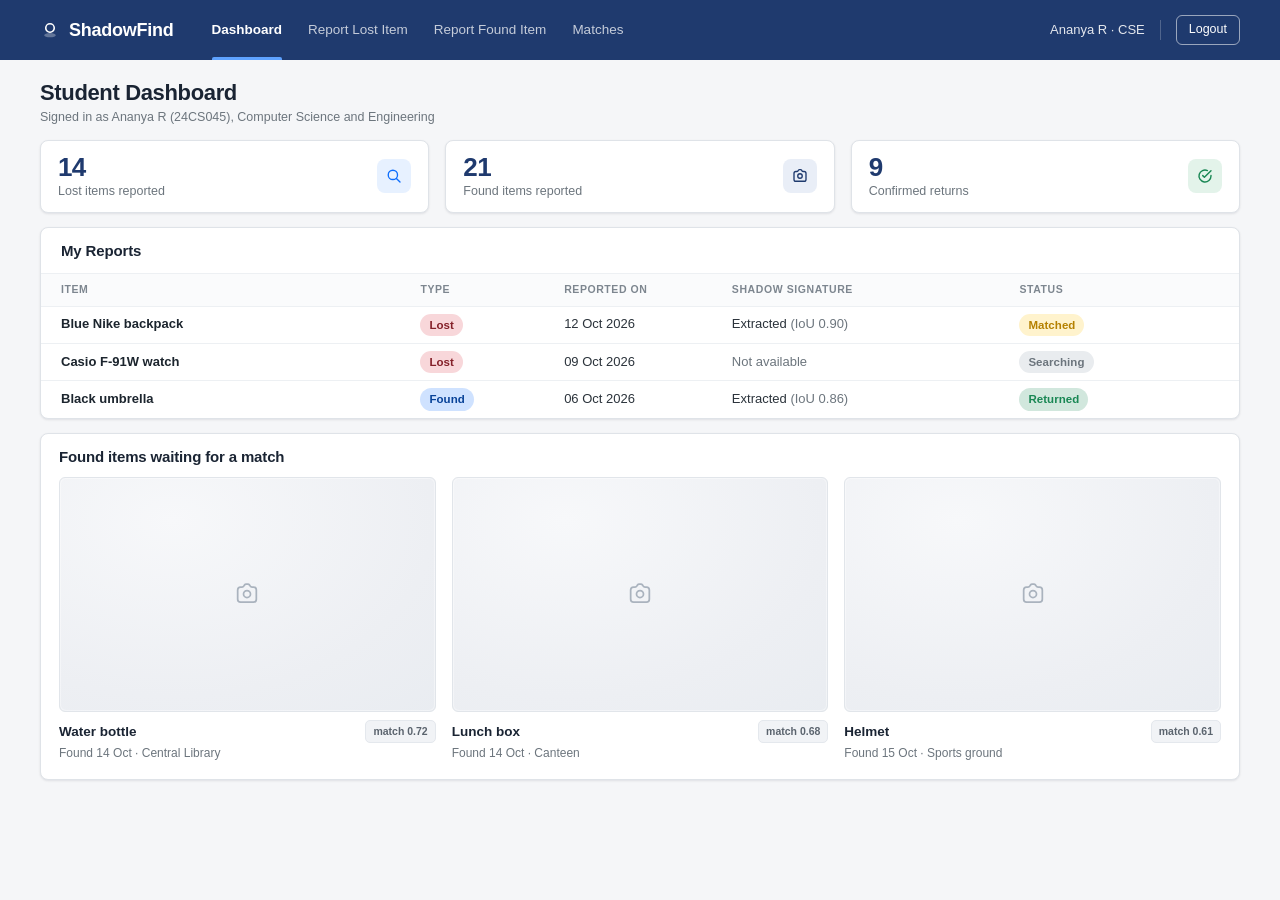
<file: mockups/dashboard.html>
<!DOCTYPE html>
<html lang="en">
<head>
<meta charset="utf-8">
<title>ShadowFind — Student Dashboard</title>
<link rel="stylesheet" href="style.css">
</head>
<body>

  <header class="navbar">
    <div class="nav-left">
      <div class="brand">
        <svg width="20" height="20" viewBox="0 0 24 24" fill="none">
          <ellipse cx="12" cy="18.2" rx="7" ry="2.5" fill="rgba(255,255,255,0.30)"/>
          <circle cx="12" cy="9.6" r="5.1" stroke="#ffffff" stroke-width="1.9"/>
        </svg>
        ShadowFind
      </div>
      <nav class="nav-links">
        <a class="active" href="#">Dashboard</a>
        <a href="#">Report Lost Item</a>
        <a href="#">Report Found Item</a>
        <a href="#">Matches</a>
      </nav>
    </div>
    <div class="nav-right">
      <span class="nav-user">Ananya R &middot; CSE</span>
      <span class="nav-divider"></span>
      <span class="btn-logout">Logout</span>
    </div>
  </header>

  <main class="page">

    <div class="page-head">
      <h1>Student Dashboard</h1>
      <p>Signed in as Ananya R (24CS045), Computer Science and Engineering</p>
    </div>

    <section class="stats">

      <div class="card stat">
        <div>
          <div class="stat-num">14</div>
          <div class="stat-cap">Lost items reported</div>
        </div>
        <div class="stat-ico blue">
          <svg viewBox="0 0 24 24" fill="none" stroke="currentColor" stroke-width="1.8" stroke-linecap="round" stroke-linejoin="round">
            <circle cx="10.5" cy="10.5" r="6.2"/>
            <path d="M15.2 15.2 20 20"/>
          </svg>
        </div>
      </div>

      <div class="card stat">
        <div>
          <div class="stat-num">21</div>
          <div class="stat-cap">Found items reported</div>
        </div>
        <div class="stat-ico navy">
          <svg viewBox="0 0 24 24" fill="none" stroke="currentColor" stroke-width="1.8" stroke-linecap="round" stroke-linejoin="round">
            <path d="M4 8.5A2.5 2.5 0 0 1 6.5 6h1.2a2 2 0 0 0 1.7-.95l.45-.75A1.7 1.7 0 0 1 11.3 3.5h1.4a1.7 1.7 0 0 1 1.45.8l.45.75A2 2 0 0 0 16.3 6h1.2A2.5 2.5 0 0 1 20 8.5v8A2.5 2.5 0 0 1 17.5 19h-11A2.5 2.5 0 0 1 4 16.5v-8Z"/>
            <circle cx="12" cy="12" r="3"/>
          </svg>
        </div>
      </div>

      <div class="card stat">
        <div>
          <div class="stat-num">9</div>
          <div class="stat-cap">Confirmed returns</div>
        </div>
        <div class="stat-ico green">
          <svg viewBox="0 0 24 24" fill="none" stroke="currentColor" stroke-width="1.9" stroke-linecap="round" stroke-linejoin="round">
            <path d="M20 11.2V12a8 8 0 1 1-4.7-7.3"/>
            <path d="m9 11.5 2.2 2.2L20 5"/>
          </svg>
        </div>
      </div>

    </section>

    <section class="card report-card">
      <div class="card-head">
        <h2 class="card-title">My Reports</h2>
      </div>
      <table>
        <colgroup>
          <col style="width:30%">
          <col style="width:12%">
          <col style="width:14%">
          <col style="width:24%">
          <col style="width:20%">
        </colgroup>
        <thead>
          <tr>
            <th>Item</th>
            <th>Type</th>
            <th>Reported on</th>
            <th>Shadow signature</th>
            <th>Status</th>
          </tr>
        </thead>
        <tbody>
          <tr>
            <td><span class="item-name">Blue Nike backpack</span></td>
            <td><span class="badge red">Lost</span></td>
            <td>12 Oct 2026</td>
            <td class="sig">Extracted <span class="num">(IoU 0.90)</span></td>
            <td><span class="badge amber">Matched</span></td>
          </tr>
          <tr>
            <td><span class="item-name">Casio F-91W watch</span></td>
            <td><span class="badge red">Lost</span></td>
            <td>09 Oct 2026</td>
            <td class="empty-val">Not available</td>
            <td><span class="badge gray">Searching</span></td>
          </tr>
          <tr>
            <td><span class="item-name">Black umbrella</span></td>
            <td><span class="badge blue">Found</span></td>
            <td>06 Oct 2026</td>
            <td class="sig">Extracted <span class="num">(IoU 0.86)</span></td>
            <td><span class="badge green">Returned</span></td>
          </tr>
        </tbody>
      </table>
    </section>

    <section class="card waiting-card">
      <div class="waiting-head">
        <h2 class="card-title">Found items waiting for a match</h2>
      </div>
      <div class="wait-grid">

        <div class="wait-tile">
          <div class="photo wait-photo">
            <svg viewBox="0 0 24 24" fill="none" stroke="currentColor" stroke-width="1.5" stroke-linecap="round" stroke-linejoin="round">
              <path d="M4 8.5A2.5 2.5 0 0 1 6.5 6h1.2a2 2 0 0 0 1.7-.95l.45-.75A1.7 1.7 0 0 1 11.3 3.5h1.4a1.7 1.7 0 0 1 1.45.8l.45.75A2 2 0 0 0 16.3 6h1.2A2.5 2.5 0 0 1 20 8.5v8A2.5 2.5 0 0 1 17.5 19h-11A2.5 2.5 0 0 1 4 16.5v-8Z"/>
              <circle cx="12" cy="12" r="3"/>
            </svg>
          </div>
          <div class="wait-name-row">
            <span class="wait-name">Water bottle</span>
            <span class="match-chip">match 0.72</span>
          </div>
          <div class="wait-meta">Found 14 Oct &middot; Central Library</div>
        </div>

        <div class="wait-tile">
          <div class="photo wait-photo">
            <svg viewBox="0 0 24 24" fill="none" stroke="currentColor" stroke-width="1.5" stroke-linecap="round" stroke-linejoin="round">
              <path d="M4 8.5A2.5 2.5 0 0 1 6.5 6h1.2a2 2 0 0 0 1.7-.95l.45-.75A1.7 1.7 0 0 1 11.3 3.5h1.4a1.7 1.7 0 0 1 1.45.8l.45.75A2 2 0 0 0 16.3 6h1.2A2.5 2.5 0 0 1 20 8.5v8A2.5 2.5 0 0 1 17.5 19h-11A2.5 2.5 0 0 1 4 16.5v-8Z"/>
              <circle cx="12" cy="12" r="3"/>
            </svg>
          </div>
          <div class="wait-name-row">
            <span class="wait-name">Lunch box</span>
            <span class="match-chip">match 0.68</span>
          </div>
          <div class="wait-meta">Found 14 Oct &middot; Canteen</div>
        </div>

        <div class="wait-tile">
          <div class="photo wait-photo">
            <svg viewBox="0 0 24 24" fill="none" stroke="currentColor" stroke-width="1.5" stroke-linecap="round" stroke-linejoin="round">
              <path d="M4 8.5A2.5 2.5 0 0 1 6.5 6h1.2a2 2 0 0 0 1.7-.95l.45-.75A1.7 1.7 0 0 1 11.3 3.5h1.4a1.7 1.7 0 0 1 1.45.8l.45.75A2 2 0 0 0 16.3 6h1.2A2.5 2.5 0 0 1 20 8.5v8A2.5 2.5 0 0 1 17.5 19h-11A2.5 2.5 0 0 1 4 16.5v-8Z"/>
              <circle cx="12" cy="12" r="3"/>
            </svg>
          </div>
          <div class="wait-name-row">
            <span class="wait-name">Helmet</span>
            <span class="match-chip">match 0.61</span>
          </div>
          <div class="wait-meta">Found 15 Oct &middot; Sports ground</div>
        </div>

      </div>
    </section>

  </main>

</body>
</html>
</file>
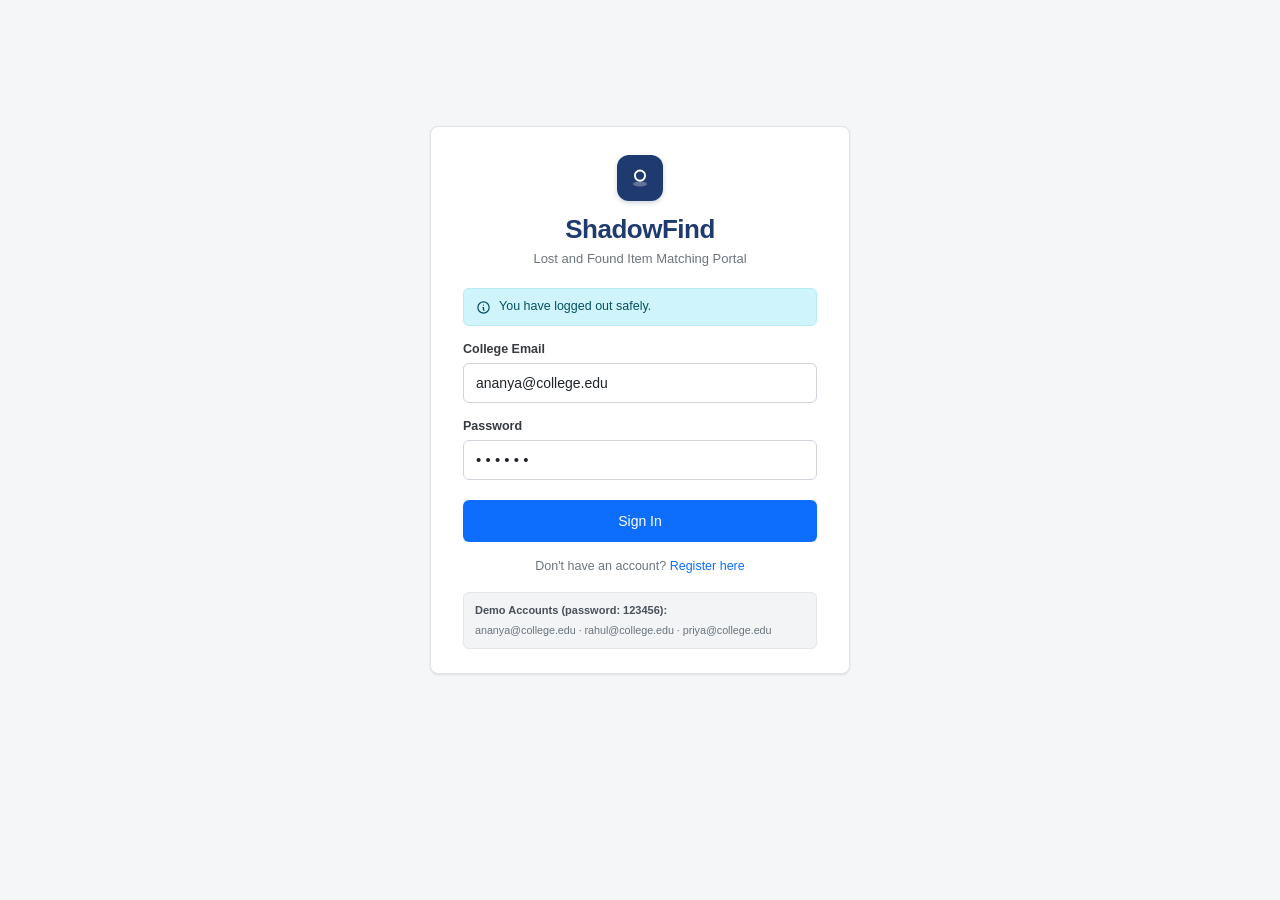
<file: mockups/login.html>
<!DOCTYPE html>
<html lang="en">
<head>
<meta charset="utf-8">
<title>ShadowFind — Sign In</title>
<link rel="stylesheet" href="style.css">
</head>
<body class="login-body">

  <main class="login-page">
    <section class="card login-card">

      <div class="login-logo">
        <svg width="24" height="24" viewBox="0 0 24 24" fill="none">
          <ellipse cx="12" cy="18" rx="7" ry="2.6" fill="rgba(255,255,255,0.30)"/>
          <circle cx="12" cy="9.6" r="5.1" stroke="#ffffff" stroke-width="1.9"/>
        </svg>
      </div>

      <h1 class="login-title">ShadowFind</h1>
      <p class="login-sub">Lost and Found Item Matching Portal</p>

      <div class="alert-info">
        <svg viewBox="0 0 24 24" fill="none" stroke="currentColor" stroke-width="2" stroke-linecap="round" stroke-linejoin="round">
          <circle cx="12" cy="12" r="9"/>
          <path d="M12 8v.01M11 12h1v4h1"/>
        </svg>
        <span>You have logged out safely.</span>
      </div>

      <form>
        <label class="field-label" for="email">College Email</label>
        <input class="field" id="email" type="email" value="ananya@college.edu" spellcheck="false" autocomplete="off">

        <label class="field-label" for="password">Password</label>
        <input class="field pw" id="password" type="password" value="123456" autocomplete="off">

        <button class="btn-primary btn-block" type="button">Sign In</button>
      </form>

      <p class="login-alt">Don't have an account? <a href="#">Register here</a></p>

      <div class="demo-box">
        <p class="demo-title">Demo Accounts (password: 123456):</p>
        <p class="demo-emails">ananya@college.edu &middot; rahul@college.edu &middot; priya@college.edu</p>
      </div>

    </section>
  </main>

</body>
</html>
</file>
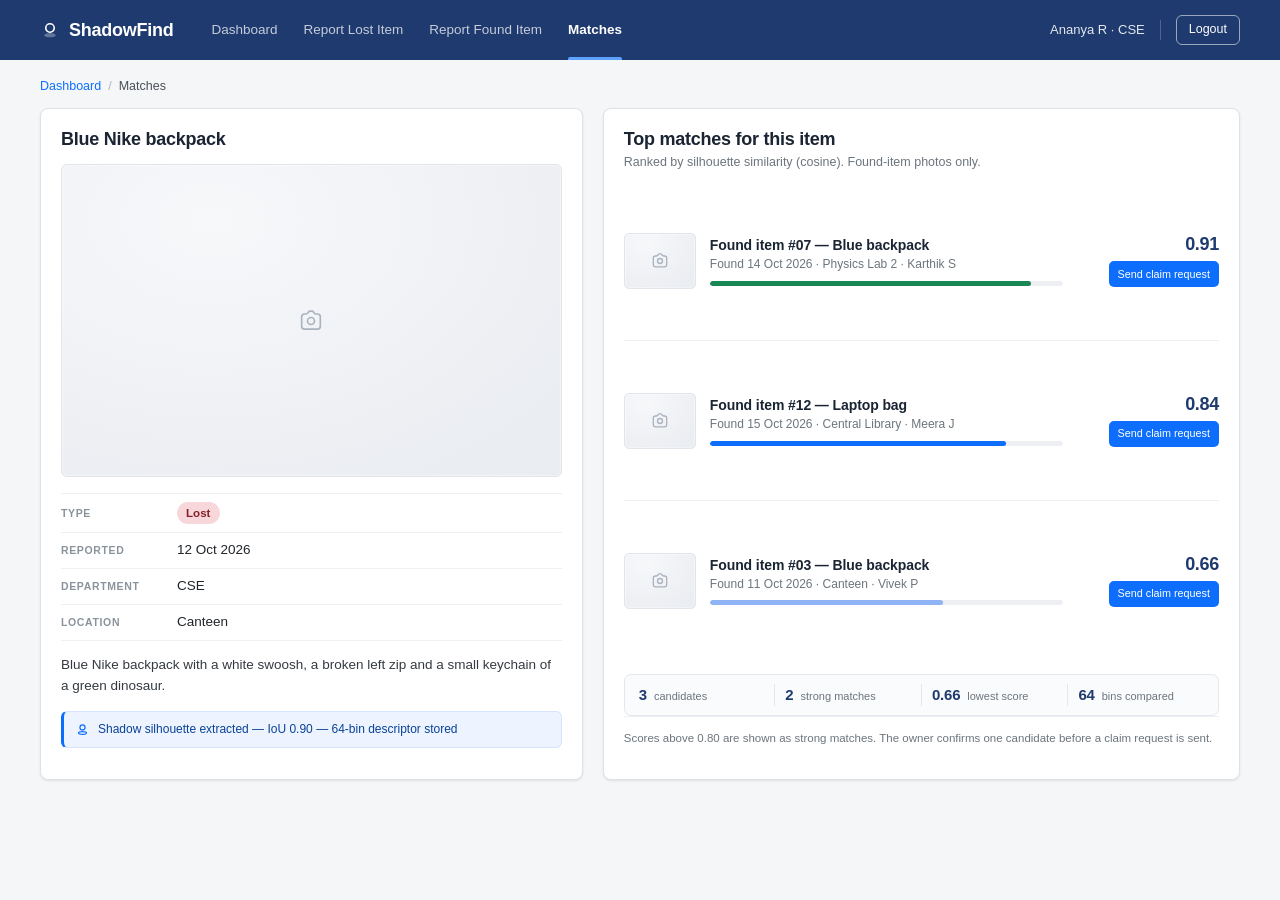
<file: mockups/matches.html>
<!DOCTYPE html>
<html lang="en">
<head>
<meta charset="utf-8">
<title>ShadowFind — Matches</title>
<link rel="stylesheet" href="style.css">
</head>
<body>

  <header class="navbar">
    <div class="nav-left">
      <div class="brand">
        <svg width="20" height="20" viewBox="0 0 24 24" fill="none">
          <ellipse cx="12" cy="18.2" rx="7" ry="2.5" fill="rgba(255,255,255,0.30)"/>
          <circle cx="12" cy="9.6" r="5.1" stroke="#ffffff" stroke-width="1.9"/>
        </svg>
        ShadowFind
      </div>
      <nav class="nav-links">
        <a href="#">Dashboard</a>
        <a href="#">Report Lost Item</a>
        <a href="#">Report Found Item</a>
        <a class="active" href="#">Matches</a>
      </nav>
    </div>
    <div class="nav-right">
      <span class="nav-user">Ananya R &middot; CSE</span>
      <span class="nav-divider"></span>
      <span class="btn-logout">Logout</span>
    </div>
  </header>

  <main class="page page-matches">

    <nav class="crumbs">
      <a href="#">Dashboard</a>
      <span class="sep">/</span>
      <span class="current">Matches</span>
    </nav>

    <div class="match-grid">

      <!-- ---------------- left: the lost item ---------------- -->
      <section class="card item-card">

        <h1 class="item-title">Blue Nike backpack</h1>

        <div class="photo item-photo">
          <svg viewBox="0 0 24 24" fill="none" stroke="currentColor" stroke-width="1.4" stroke-linecap="round" stroke-linejoin="round">
            <path d="M4 8.5A2.5 2.5 0 0 1 6.5 6h1.2a2 2 0 0 0 1.7-.95l.45-.75A1.7 1.7 0 0 1 11.3 3.5h1.4a1.7 1.7 0 0 1 1.45.8l.45.75A2 2 0 0 0 16.3 6h1.2A2.5 2.5 0 0 1 20 8.5v8A2.5 2.5 0 0 1 17.5 19h-11A2.5 2.5 0 0 1 4 16.5v-8Z"/>
            <circle cx="12" cy="12" r="3"/>
          </svg>
        </div>

        <dl class="detail-list">
          <div class="detail-row">
            <dt>Type</dt>
            <dd><span class="badge red">Lost</span></dd>
          </div>
          <div class="detail-row">
            <dt>Reported</dt>
            <dd>12 Oct 2026</dd>
          </div>
          <div class="detail-row">
            <dt>Department</dt>
            <dd>CSE</dd>
          </div>
          <div class="detail-row">
            <dt>Location</dt>
            <dd>Canteen</dd>
          </div>
        </dl>

        <p class="item-desc">Blue Nike backpack with a white swoosh, a broken left zip and a small keychain of a green dinosaur.</p>

        <div class="highlight">
          <svg class="shadow-ico" viewBox="0 0 24 24" fill="none" stroke="currentColor" stroke-width="1.9" stroke-linecap="round" stroke-linejoin="round">
            <circle cx="12" cy="8.6" r="4.1"/>
            <ellipse cx="12" cy="17.6" rx="6.4" ry="2.2"/>
          </svg>
          <span>Shadow silhouette extracted &mdash; IoU 0.90 &mdash; 64-bin descriptor stored</span>
        </div>

      </section>

      <!-- ---------------- right: candidate matches ---------------- -->
      <section class="card matches-card">

        <div class="matches-head">
          <h2 class="matches-title">Top matches for this item</h2>
          <p class="matches-sub">Ranked by silhouette similarity (cosine). Found-item photos only.</p>
        </div>

        <div class="match-list">

          <article class="match-row">
            <div class="photo thumb">
              <svg viewBox="0 0 24 24" fill="none" stroke="currentColor" stroke-width="1.6" stroke-linecap="round" stroke-linejoin="round">
                <path d="M4 8.5A2.5 2.5 0 0 1 6.5 6h1.2a2 2 0 0 0 1.7-.95l.45-.75A1.7 1.7 0 0 1 11.3 3.5h1.4a1.7 1.7 0 0 1 1.45.8l.45.75A2 2 0 0 0 16.3 6h1.2A2.5 2.5 0 0 1 20 8.5v8A2.5 2.5 0 0 1 17.5 19h-11A2.5 2.5 0 0 1 4 16.5v-8Z"/>
                <circle cx="12" cy="12" r="3"/>
              </svg>
            </div>
            <div class="match-body">
              <div class="match-title">Found item #07 &mdash; Blue backpack</div>
              <div class="match-meta">Found 14 Oct 2026 &middot; Physics Lab 2 &middot; Karthik S</div>
              <div class="sim-track"><div class="sim-fill strong" style="width:91%"></div></div>
            </div>
            <div class="match-side">
              <div class="score">0.91</div>
              <button class="btn-claim" type="button">Send claim request</button>
            </div>
          </article>

          <article class="match-row">
            <div class="photo thumb">
              <svg viewBox="0 0 24 24" fill="none" stroke="currentColor" stroke-width="1.6" stroke-linecap="round" stroke-linejoin="round">
                <path d="M4 8.5A2.5 2.5 0 0 1 6.5 6h1.2a2 2 0 0 0 1.7-.95l.45-.75A1.7 1.7 0 0 1 11.3 3.5h1.4a1.7 1.7 0 0 1 1.45.8l.45.75A2 2 0 0 0 16.3 6h1.2A2.5 2.5 0 0 1 20 8.5v8A2.5 2.5 0 0 1 17.5 19h-11A2.5 2.5 0 0 1 4 16.5v-8Z"/>
                <circle cx="12" cy="12" r="3"/>
              </svg>
            </div>
            <div class="match-body">
              <div class="match-title">Found item #12 &mdash; Laptop bag</div>
              <div class="match-meta">Found 15 Oct 2026 &middot; Central Library &middot; Meera J</div>
              <div class="sim-track"><div class="sim-fill" style="width:84%"></div></div>
            </div>
            <div class="match-side">
              <div class="score">0.84</div>
              <button class="btn-claim" type="button">Send claim request</button>
            </div>
          </article>

          <article class="match-row">
            <div class="photo thumb">
              <svg viewBox="0 0 24 24" fill="none" stroke="currentColor" stroke-width="1.6" stroke-linecap="round" stroke-linejoin="round">
                <path d="M4 8.5A2.5 2.5 0 0 1 6.5 6h1.2a2 2 0 0 0 1.7-.95l.45-.75A1.7 1.7 0 0 1 11.3 3.5h1.4a1.7 1.7 0 0 1 1.45.8l.45.75A2 2 0 0 0 16.3 6h1.2A2.5 2.5 0 0 1 20 8.5v8A2.5 2.5 0 0 1 17.5 19h-11A2.5 2.5 0 0 1 4 16.5v-8Z"/>
                <circle cx="12" cy="12" r="3"/>
              </svg>
            </div>
            <div class="match-body">
              <div class="match-title">Found item #03 &mdash; Blue backpack</div>
              <div class="match-meta">Found 11 Oct 2026 &middot; Canteen &middot; Vivek P</div>
              <div class="sim-track"><div class="sim-fill moderate" style="width:66%"></div></div>
            </div>
            <div class="match-side">
              <div class="score">0.66</div>
              <button class="btn-claim" type="button">Send claim request</button>
            </div>
          </article>

        </div>

        <div class="match-summary">
          <div class="ms-item">
            <span class="ms-val">3</span>
            <span class="ms-lbl">candidates</span>
          </div>
          <span class="ms-div"></span>
          <div class="ms-item">
            <span class="ms-val">2</span>
            <span class="ms-lbl">strong matches</span>
          </div>
          <span class="ms-div"></span>
          <div class="ms-item">
            <span class="ms-val">0.66</span>
            <span class="ms-lbl">lowest score</span>
          </div>
          <span class="ms-div"></span>
          <div class="ms-item">
            <span class="ms-val">64</span>
            <span class="ms-lbl">bins compared</span>
          </div>
        </div>

        <p class="matches-note">Scores above 0.80 are shown as strong matches. The owner confirms one candidate before a claim request is sent.</p>

      </section>

    </div>

  </main>

</body>
</html>
</file>
<file: docs/assets/style.css>
/* ShadowFind - static build styles */

:root {
  --bg: #f5f6f8;
  --surface: #ffffff;
  --line: #dfe3e8;
  --line-soft: #edf0f3;
  --navy: #1F3A6E;
  --navy-2: #16294d;
  --text: #212529;
  --muted: #6c757d;
  --blue: #0d6efd;
  --blue-ink: #084298;
  --blue-soft: #cfe2ff;
  --blue-wash: #eef4ff;
  --green: #198754;
  --green-bg: #d1e7dd;
  --amber: #b58100;
  --amber-bg: #fff3cd;
  --gray: #6c757d;
  --gray-bg: #e9ecef;
  --red: #842029;
  --red-bg: #f8d7da;
  --info-bg: #cff4fc;
  --info-ink: #055160;
  --shadow: 0 1px 2px rgba(16,24,40,.04), 0 1px 3px rgba(16,24,40,.06);
  --radius: 10px;
}

* { box-sizing: border-box; }
html, body { margin: 0; padding: 0; }
body {
  background: var(--bg);
  color: var(--text);
  font: 15px/1.55 -apple-system, BlinkMacSystemFont, "Segoe UI", Roboto, "Helvetica Neue", Arial, sans-serif;
}
a { color: var(--blue-ink); text-decoration: none; }
a:hover { text-decoration: underline; }
img { max-width: 100%; display: block; }

/* ---------- navbar ---------- */
.nav {
  background: var(--navy);
  color: #fff;
  padding: 0 24px;
  height: 60px;
  display: flex;
  align-items: center;
  gap: 26px;
  position: sticky; top: 0; z-index: 20;
  box-shadow: 0 1px 3px rgba(0,0,0,.15);
}
.brand {
  font-weight: 700; font-size: 18px; color: #fff;
  display: flex; align-items: center; gap: 9px; letter-spacing: .2px;
}
.brand:hover { text-decoration: none; }
.brand svg { width: 22px; height: 22px; }
.nav-links { display: flex; gap: 20px; margin-left: 8px; }
.nav-links a {
  color: rgba(255,255,255,.82); font-size: 14px; font-weight: 500;
  padding: 19px 0; border-bottom: 3px solid transparent;
}
.nav-links a:hover { color: #fff; text-decoration: none; }
.nav-links a.active { color: #fff; border-bottom-color: #7fa8cc; }
.nav-right { margin-left: auto; display: flex; align-items: center; gap: 14px; font-size: 13.5px; }
.nav-right .who { color: rgba(255,255,255,.9); }

/* ---------- layout ---------- */
.wrap { max-width: 1120px; margin: 0 auto; padding: 26px 24px 60px; }
.page-head { margin-bottom: 18px; }
.page-head h1 { font-size: 24px; margin: 0 0 4px; letter-spacing: -.2px; }
.page-head p { margin: 0; color: var(--muted); font-size: 14px; }

.card {
  background: var(--surface); border: 1px solid var(--line);
  border-radius: var(--radius); box-shadow: var(--shadow);
  margin-bottom: 18px; overflow: hidden;
}
.card-head {
  padding: 14px 18px; border-bottom: 1px solid var(--line-soft);
  display: flex; align-items: center; justify-content: space-between; gap: 12px;
}
.card-head h2 { font-size: 15.5px; margin: 0; font-weight: 650; }
.card-head .sub { font-size: 12.5px; color: var(--muted); margin-top: 2px; }
.card-body { padding: 18px; }
.card-body.tight { padding: 0; }

/* ---------- buttons ---------- */
.btn {
  display: inline-block; border: 0; border-radius: 7px; cursor: pointer;
  padding: 9px 15px; font-size: 14px; font-weight: 600; font-family: inherit;
  background: var(--blue); color: #fff; line-height: 1.2;
}
.btn:hover { background: #0b5ed7; text-decoration: none; }
.btn.sm { padding: 6px 11px; font-size: 12.5px; }
.btn.ghost { background: transparent; color: var(--navy); border: 1px solid var(--line); }
.btn.ghost:hover { background: var(--blue-wash); }
.btn.light { background: rgba(255,255,255,.14); color: #fff; border: 1px solid rgba(255,255,255,.4); }
.btn.light:hover { background: rgba(255,255,255,.24); }
.btn.ok { background: var(--green); }
.btn.ok:hover { background: #146c43; }
.btn.no { background: #fff; color: var(--red); border: 1px solid #e3b6ba; }
.btn.no:hover { background: var(--red-bg); }
.btn.wide { display: block; width: 100%; text-align: center; }
.btn[disabled] { opacity: .55; cursor: not-allowed; }

/* ---------- forms ---------- */
label { display: block; font-size: 13px; font-weight: 600; margin: 0 0 5px; }
.field { margin-bottom: 15px; }
.hint { font-size: 12px; color: var(--muted); margin-top: 4px; }
input[type=text], input[type=email], input[type=password], input[type=date],
select, textarea {
  width: 100%; padding: 9px 11px; font: inherit; font-size: 14px;
  border: 1px solid var(--line); border-radius: 7px; background: #fff; color: var(--text);
}
input:focus, select:focus, textarea:focus {
  outline: 2px solid rgba(13,110,253,.25); outline-offset: 0; border-color: #86b7fe;
}
textarea { resize: vertical; min-height: 84px; }
.grid2 { display: grid; grid-template-columns: 1fr 1fr; gap: 0 16px; }
.radio-row { display: flex; gap: 10px; }
.radio-row label {
  flex: 1; display: flex; align-items: center; gap: 8px; cursor: pointer;
  border: 1px solid var(--line); border-radius: 8px; padding: 10px 12px;
  font-weight: 500; font-size: 13.5px; margin: 0; background: #fff;
}
.radio-row input { accent-color: var(--blue); }
.radio-row label.on { border-color: #86b7fe; background: var(--blue-wash); }

/* ---------- alerts ---------- */
.flash { padding: 10px 14px; border-radius: 8px; margin-bottom: 14px; font-size: 14px; }
.flash.success { background: var(--green-bg); color: #0f5132; }
.flash.danger  { background: var(--red-bg);  color: var(--red); }
.flash.warning { background: var(--amber-bg); color: #664d03; }
.flash.info    { background: var(--info-bg); color: var(--info-ink); }

/* ---------- badges ---------- */
.badge {
  display: inline-block; padding: 2px 9px; border-radius: 999px;
  font-size: 12px; font-weight: 650; line-height: 1.7; white-space: nowrap;
}
.badge.lost, .badge.rejected { background: var(--red-bg); color: var(--red); }
.badge.found { background: var(--blue-soft); color: var(--blue-ink); }
.badge.pending { background: var(--amber-bg); color: #664d03; }
.badge.accepted { background: var(--green-bg); color: #0f5132; }
.badge.returned { background: #d3f0e0; color: #0b5132; }
.badge.neutral { background: var(--gray-bg); color: #41464b; }

/* ---------- stats ---------- */
.stats { display: grid; grid-template-columns: repeat(3, 1fr); gap: 16px; margin-bottom: 18px; }
.stat {
  background: #fff; border: 1px solid var(--line); border-radius: var(--radius);
  padding: 16px 18px; box-shadow: var(--shadow);
}
.stat .n { font-size: 28px; font-weight: 700; line-height: 1.1; letter-spacing: -.5px; }
.stat .k { font-size: 13px; color: var(--muted); margin-top: 3px; }

/* ---------- tables ---------- */
table { width: 100%; border-collapse: collapse; font-size: 13.5px; }
th {
  text-align: left; font-size: 11px; letter-spacing: .5px; text-transform: uppercase;
  color: var(--muted); font-weight: 700; padding: 10px 14px;
  border-bottom: 1px solid var(--line); background: #fbfcfd;
}
td { padding: 12px 14px; border-bottom: 1px solid var(--line-soft); vertical-align: middle; }
tbody tr:last-child td { border-bottom: 0; }
tbody tr:hover { background: #fafbfc; }
td.thumb { width: 66px; }
.thumb img {
  width: 56px; height: 44px; object-fit: cover; border-radius: 6px;
  border: 1px solid var(--line); background: #eef1f4;
}
.title-cell a { font-weight: 600; color: var(--navy); }
.empty { padding: 34px 18px; text-align: center; color: var(--muted); font-size: 14px; }

/* ---------- item grid ---------- */
.grid-cards { display: grid; grid-template-columns: repeat(auto-fill, minmax(250px, 1fr)); gap: 16px; }
.item-card {
  background: #fff; border: 1px solid var(--line); border-radius: var(--radius);
  overflow: hidden; box-shadow: var(--shadow); display: flex; flex-direction: column;
}
.item-card .ph { aspect-ratio: 4/3; background: #eef1f4; overflow: hidden; }
.item-card .ph img { width: 100%; height: 100%; object-fit: cover; }
.item-card .meta { padding: 12px 14px 14px; }
.item-card h3 { font-size: 15px; margin: 6px 0 3px; }
.item-card h3 a { color: var(--navy); }
.item-card .line { font-size: 12.5px; color: var(--muted); }
.item-card .row { display: flex; align-items: center; gap: 8px; }

/* ---------- item detail ---------- */
.split { display: grid; grid-template-columns: 46% 54%; gap: 20px; align-items: start; }
.photo-frame { background: #eef1f4; border-radius: 9px; overflow: hidden; border: 1px solid var(--line); }
.dl { margin: 14px 0 0; font-size: 13.5px; }
.dl div { display: grid; grid-template-columns: 110px 1fr; gap: 10px; padding: 6px 0; border-bottom: 1px dashed var(--line-soft); }
.dl div:last-child { border-bottom: 0; }
.dl dt { color: var(--muted); font-size: 12.5px; }
.dl dd { margin: 0; }
.desc { margin-top: 12px; font-size: 14px; color: #353b41; }

.sig-note {
  display: flex; gap: 10px; align-items: flex-start;
  background: var(--blue-wash); border: 1px solid #d6e4ff;
  border-radius: 8px; padding: 10px 12px; font-size: 13px; color: #24384f; margin-top: 14px;
}

/* ---------- match rows ---------- */
.match {
  display: flex; gap: 14px; align-items: center;
  padding: 14px; border-bottom: 1px solid var(--line-soft);
}
.match:last-child { border-bottom: 0; }
.match .t { width: 78px; height: 60px; object-fit: cover; border-radius: 7px; border: 1px solid var(--line); }
.match .info { flex: 1; min-width: 0; }
.match .info .nm { font-weight: 600; font-size: 14px; }
.match .info .mt { font-size: 12.5px; color: var(--muted); margin-top: 2px; }
.bar { height: 6px; background: var(--gray-bg); border-radius: 4px; overflow: hidden; margin-top: 7px; }
.bar > i { display: block; height: 100%; background: var(--blue); border-radius: 4px; }
.bar.strong > i { background: var(--green); }
.score { font-weight: 700; font-size: 15px; min-width: 46px; text-align: right; }
.score small { display: block; font-weight: 500; font-size: 10.5px; color: var(--muted); text-transform: uppercase; letter-spacing: .4px; }

/* ---------- hero ---------- */
.hero {
  background: linear-gradient(135deg, #1F3A6E, #2b5288);
  color: #fff; border-radius: 14px; padding: 40px 34px; margin-bottom: 22px;
  display: grid; grid-template-columns: 1.25fr .75fr; gap: 26px; align-items: center;
}
.hero h1 { font-size: 30px; margin: 0 0 10px; letter-spacing: -.4px; line-height: 1.15; }
.hero p { margin: 0 0 18px; color: rgba(255,255,255,.85); font-size: 15px; max-width: 46ch; }
.hero .cta { display: flex; gap: 10px; }
.hero-art { text-align: center; }
.hero-art svg { width: 100%; max-width: 260px; }

.steps { display: grid; grid-template-columns: repeat(3, 1fr); gap: 16px; }
.step { background: #fff; border: 1px solid var(--line); border-radius: var(--radius); padding: 16px 18px; box-shadow: var(--shadow); }
.step .n {
  width: 26px; height: 26px; border-radius: 50%; background: var(--blue-wash);
  color: var(--blue-ink); font-size: 13px; font-weight: 700;
  display: flex; align-items: center; justify-content: center; margin-bottom: 10px;
}
.step h3 { margin: 0 0 5px; font-size: 14.5px; }
.step p { margin: 0; font-size: 13.5px; color: var(--muted); }

/* ---------- auth ---------- */
.auth { max-width: 420px; margin: 52px auto; }
.auth .card-body { padding: 24px; }
.auth h1 { font-size: 22px; margin: 0 0 4px; }
.auth .sub { color: var(--muted); font-size: 13.5px; margin: 0 0 18px; }
.auth .foot { text-align: center; font-size: 13.5px; color: var(--muted); margin-top: 14px; }
.demo {
  margin-top: 16px; background: #f7f8fa; border: 1px dashed var(--line);
  border-radius: 8px; padding: 10px 12px; font-size: 12px; color: var(--muted);
}
.demo code { color: #333; }

.filters { display: flex; gap: 8px; flex-wrap: wrap; align-items: center; }
.chip {
  padding: 6px 12px; border-radius: 999px; border: 1px solid var(--line);
  background: #fff; font-size: 13px; color: #444;
}
.chip:hover { text-decoration: none; background: var(--blue-wash); }
.chip.on { background: var(--navy); border-color: var(--navy); color: #fff; }

.footer { text-align: center; color: var(--muted); font-size: 12.5px; padding: 26px 0 10px; }
.footer a { color: var(--muted); text-decoration: underline; }

@media (max-width: 900px) {
  .split, .grid2, .stats, .steps, .hero { grid-template-columns: 1fr; }
  .nav-links { display: none; }
}

/* ---------- static build ---------- */
.muted { color: var(--muted); }
.engine-note { font-size: 12px; color: var(--muted); margin-top: 8px; }
.engine-note b { color: #2b5288; }
.toast {
  position: fixed; left: 50%; bottom: 24px; transform: translateX(-50%);
  background: #1F3A6E; color: #fff; padding: 11px 18px; border-radius: 9px;
  font-size: 14px; box-shadow: 0 8px 24px rgba(0,0,0,.22); z-index: 99;
  opacity: 0; pointer-events: none; transition: opacity .18s ease;
}
.toast.show { opacity: 1; }
.upload-preview { margin-top:10px; display:none; border:1px solid var(--line); border-radius:9px; overflow:hidden; background:#eef1f4; }
.upload-preview.on { display:block; }
.upload-preview img { width:100%; max-height:300px; object-fit:contain; }
@media (max-width: 900px) { .split { grid-template-columns: 1fr; } }
</file>
<file: mockups/style.css>
/* ============================================================
   ShadowFind — shared UI styles for report mockups
   Fixed canvas: 1280 x 800 CSS px
   ============================================================ */

:root {
  --bg: #f5f6f8;
  --surface: #ffffff;
  --line: #dfe3e8;
  --line-soft: #edf0f3;
  --navy: #1F3A6E;
  --text: #212529;
  --muted: #6c757d;
  --blue: #0d6efd;
  --blue-ink: #084298;
  --blue-soft: #cfe2ff;
  --blue-wash: #eef4ff;
  --green: #198754;
  --green-bg: #d1e7dd;
  --amber: #b58100;
  --amber-bg: #fff3cd;
  --gray: #6c757d;
  --gray-bg: #e9ecef;
  --red: #842029;
  --red-bg: #f8d7da;
  --info-bg: #cff4fc;
  --info-ink: #055160;
  --shadow: 0 1px 2px rgba(16, 24, 40, 0.04), 0 1px 3px rgba(16, 24, 40, 0.06);
}

* { box-sizing: border-box; }

html, body { margin: 0; padding: 0; }

body {
  width: 1280px;
  height: 800px;
  overflow: hidden;
  background: var(--bg);
  color: var(--text);
  font-family: -apple-system, "Helvetica Neue", Arial, sans-serif;
  font-size: 14px;
  line-height: 1.45;
  -webkit-font-smoothing: antialiased;
  text-rendering: optimizeLegibility;
}

a { color: inherit; text-decoration: none; }
button { font-family: inherit; }
svg { display: block; }

.muted { color: var(--muted); }

.card {
  background: var(--surface);
  border: 1px solid var(--line);
  border-radius: 8px;
  box-shadow: var(--shadow);
}

/* ------------------------------------------------------------
   Navbar
   ------------------------------------------------------------ */
.navbar {
  height: 60px;
  background: var(--navy);
  color: #fff;
  display: flex;
  align-items: center;
  justify-content: space-between;
  padding: 0 40px;
}

.nav-left {
  display: flex;
  align-items: center;
  gap: 38px;
  height: 100%;
}

.brand {
  display: flex;
  align-items: center;
  gap: 9px;
  font-size: 18px;
  font-weight: 700;
  letter-spacing: -0.25px;
  color: #fff;
  white-space: nowrap;
}

.brand svg { flex: none; }

.nav-links {
  display: flex;
  align-items: center;
  gap: 26px;
  height: 100%;
}

.nav-links a {
  position: relative;
  display: flex;
  align-items: center;
  height: 60px;
  font-size: 13.5px;
  font-weight: 500;
  color: rgba(255, 255, 255, 0.74);
  white-space: nowrap;
}

.nav-links a.active {
  color: #fff;
  font-weight: 600;
}

.nav-links a.active::after {
  content: "";
  position: absolute;
  left: 0;
  right: 0;
  bottom: 0;
  height: 3px;
  background: #5ea2ff;
  border-radius: 2px 2px 0 0;
}

.nav-right {
  display: flex;
  align-items: center;
  gap: 15px;
  white-space: nowrap;
}

.nav-user {
  font-size: 13px;
  color: rgba(255, 255, 255, 0.88);
}

.nav-divider {
  width: 1px;
  height: 20px;
  background: rgba(255, 255, 255, 0.22);
}

.btn-logout {
  display: inline-flex;
  align-items: center;
  border: 1px solid rgba(255, 255, 255, 0.55);
  border-radius: 6px;
  padding: 5px 12px;
  font-size: 12.5px;
  font-weight: 500;
  line-height: 1.4;
  color: #fff;
  background: transparent;
}

/* ------------------------------------------------------------
   Page shell
   ------------------------------------------------------------ */
.page { padding: 20px 40px 20px; }

.page-head { margin: 0 0 13px; }

.page-head h1 {
  margin: 0 0 3px;
  font-size: 22px;
  line-height: 1.2;
  font-weight: 700;
  letter-spacing: -0.35px;
  color: #1a2433;
}

.page-head p {
  margin: 0;
  font-size: 12.5px;
  line-height: 1.4;
  color: var(--muted);
}

/* ------------------------------------------------------------
   Stat cards
   ------------------------------------------------------------ */
.stats {
  display: grid;
  grid-template-columns: repeat(3, minmax(0, 1fr));
  gap: 16px;
  margin-bottom: 14px;
}

.stat {
  display: flex;
  align-items: center;
  justify-content: space-between;
  padding: 12px 17px;
}

.stat-num {
  font-size: 26px;
  font-weight: 700;
  line-height: 1.1;
  letter-spacing: -0.6px;
  color: var(--navy);
}

.stat-cap {
  margin-top: 2px;
  font-size: 12.5px;
  line-height: 1.3;
  color: var(--muted);
}

.stat-ico {
  width: 34px;
  height: 34px;
  border-radius: 8px;
  display: grid;
  place-items: center;
  flex: none;
}

.stat-ico svg { width: 18px; height: 18px; }
.stat-ico.blue { background: #e7f1ff; color: #0d6efd; }
.stat-ico.green { background: #e3f3ea; color: #198754; }
.stat-ico.navy { background: #e9eef7; color: #1F3A6E; }

/* ------------------------------------------------------------
   Cards & tables
   ------------------------------------------------------------ */
.report-card {
  overflow: hidden;
  margin-bottom: 14px;
}

.card-head {
  display: flex;
  align-items: center;
  justify-content: space-between;
  padding: 12px 20px;
  border-bottom: 1px solid var(--line-soft);
}

.card-title {
  margin: 0;
  font-size: 15px;
  font-weight: 650;
  letter-spacing: -0.15px;
  color: #1a2433;
}

table {
  width: 100%;
  border-collapse: collapse;
  table-layout: fixed;
}

thead th {
  padding: 8px 20px;
  background: #fafbfc;
  border-bottom: 1px solid var(--line-soft);
  font-size: 10.5px;
  font-weight: 650;
  letter-spacing: 0.055em;
  text-transform: uppercase;
  color: #7d868f;
  text-align: left;
}

tbody td {
  padding: 7px 20px;
  border-bottom: 1px solid var(--line-soft);
  font-size: 13px;
  line-height: 1.3;
  vertical-align: middle;
  color: #2b333b;
}

tbody tr:last-child td { border-bottom: none; }

.item-name {
  font-weight: 550;
  color: #1c252e;
}

.sig { color: #2b333b; }
.sig .num { color: var(--muted); }

.empty-val { color: var(--muted); }

/* ------------------------------------------------------------
   Badges
   ------------------------------------------------------------ */
.badge {
  display: inline-flex;
  align-items: center;
  justify-content: center;
  padding: 4px 9px;
  border-radius: 999px;
  font-size: 11.5px;
  font-weight: 600;
  line-height: 1.25;
  letter-spacing: 0.005em;
  white-space: nowrap;
}

.badge.green { color: var(--green); background: var(--green-bg); }
.badge.amber { color: var(--amber); background: var(--amber-bg); }
.badge.gray { color: var(--gray); background: var(--gray-bg); }
.badge.red { color: var(--red); background: var(--red-bg); }
.badge.blue { color: var(--blue-ink); background: var(--blue-soft); }

/* ------------------------------------------------------------
   Waiting-for-match card
   ------------------------------------------------------------ */
.waiting-card { padding: 12px 18px 16px; }

.waiting-head {
  display: flex;
  align-items: baseline;
  justify-content: space-between;
  margin-bottom: 9px;
}

.waiting-head .card-title { font-size: 15px; }

.wait-grid {
  display: grid;
  grid-template-columns: repeat(3, minmax(0, 1fr));
  gap: 16px;
}

.wait-tile { min-width: 0; }

.photo {
  position: relative;
  display: flex;
  align-items: center;
  justify-content: center;
  background: radial-gradient(120% 130% at 30% 18%, #f7f8fa 0%, #edeff3 58%, #e7ebf0 100%);
  border: 1px solid #e1e5ea;
  border-radius: 6px;
  overflow: hidden;
  color: #aab3be;
}

.photo::after {
  content: "";
  position: absolute;
  inset: 0;
  border-radius: inherit;
  box-shadow: inset 0 0 0 1px rgba(255, 255, 255, 0.35);
  pointer-events: none;
}

.photo svg { width: 28px; height: 28px; }

.wait-photo { aspect-ratio: 16 / 10; }

.wait-name-row {
  display: flex;
  align-items: center;
  justify-content: space-between;
  gap: 8px;
  margin-top: 8px;
}

.wait-name {
  font-size: 13.5px;
  font-weight: 600;
  color: #1a2433;
  white-space: nowrap;
  overflow: hidden;
  text-overflow: ellipsis;
}

.match-chip {
  flex: none;
  padding: 3px 7px;
  border-radius: 5px;
  background: #f1f3f6;
  border: 1px solid #e4e8ed;
  font-size: 10.5px;
  font-weight: 600;
  color: #5b646e;
  white-space: nowrap;
}

.wait-meta {
  margin-top: 2px;
  font-size: 12px;
  color: var(--muted);
  white-space: nowrap;
  overflow: hidden;
  text-overflow: ellipsis;
}

/* ------------------------------------------------------------
   Login
   ------------------------------------------------------------ */
.login-page {
  display: flex;
  align-items: center;
  justify-content: center;
  background: var(--bg);
}

.login-card {
  width: 420px;
  padding: 28px 32px 24px;
  text-align: left;
}

.login-logo {
  width: 46px;
  height: 46px;
  margin: 0 auto 14px;
  border-radius: 12px;
  background: var(--navy);
  display: grid;
  place-items: center;
  box-shadow: 0 2px 5px rgba(31, 58, 110, 0.22);
}

.login-title {
  margin: 0;
  font-size: 26px;
  line-height: 1.15;
  font-weight: 700;
  letter-spacing: -0.5px;
  color: var(--navy);
  text-align: center;
}

.login-sub {
  margin: 5px 0 0;
  font-size: 13px;
  line-height: 1.4;
  color: var(--muted);
  text-align: center;
}

.alert-info {
  display: flex;
  align-items: center;
  gap: 8px;
  margin-top: 20px;
  padding: 9px 12px;
  border: 1px solid #b6ebf3;
  border-radius: 6px;
  background: var(--info-bg);
  color: var(--info-ink);
  font-size: 12.5px;
  line-height: 1.4;
}

.alert-info svg { width: 15px; height: 15px; flex: none; }

.field-label {
  display: block;
  margin: 14px 0 5px;
  font-size: 12.5px;
  font-weight: 600;
  color: #343a40;
}

.field {
  width: 100%;
  height: 40px;
  padding: 0 12px;
  border: 1px solid #ced4da;
  border-radius: 6px;
  background: #fff;
  color: #212529;
  font-family: inherit;
  font-size: 14px;
  line-height: 40px;
  outline: none;
}

.field::placeholder { color: #adb5bd; }

.field.pw {
  letter-spacing: 0.28em;
  font-size: 15px;
}

.btn-primary {
  display: inline-flex;
  align-items: center;
  justify-content: center;
  background: var(--blue);
  color: #fff;
  border: none;
  border-radius: 6px;
  font-size: 13.5px;
  font-weight: 500;
  line-height: 1;
  white-space: nowrap;
}

.btn-block {
  width: 100%;
  height: 42px;
  margin-top: 20px;
  font-size: 14px;
  font-weight: 500;
}

.login-alt {
  margin: 15px 0 0;
  font-size: 12.5px;
  color: var(--muted);
  text-align: center;
}

.login-alt a {
  color: var(--blue);
  font-weight: 500;
}

.demo-box {
  margin-top: 17px;
  padding: 10px 11px;
  border: 1px solid #e3e6ea;
  border-radius: 6px;
  background: #f2f4f6;
}

.demo-title {
  margin: 0 0 3px;
  font-size: 11px;
  font-weight: 600;
  line-height: 1.4;
  color: #495057;
}

.demo-emails {
  margin: 0;
  font-size: 10.8px;
  line-height: 1.5;
  color: #6c757d;
  white-space: nowrap;
  letter-spacing: -0.05px;
}

/* ------------------------------------------------------------
   Matches page
   ------------------------------------------------------------ */
.crumbs {
  display: flex;
  align-items: center;
  margin: 0 0 12px;
  font-size: 12.5px;
  line-height: 1.4;
  color: var(--muted);
}

.crumbs a { color: #0d6efd; }
.crumbs .sep { margin: 0 7px; color: #adb5bd; }
.crumbs .current { color: #495057; font-weight: 500; }

.match-grid {
  display: grid;
  grid-template-columns: minmax(0, 46fr) minmax(0, 54fr);
  gap: 20px;
  align-items: stretch;
  height: 672px;
}

.item-card {
  display: flex;
  flex-direction: column;
  padding: 20px;
  min-width: 0;
}

.item-title {
  margin: 0 0 14px;
  font-size: 18px;
  line-height: 1.2;
  font-weight: 700;
  letter-spacing: -0.25px;
  color: #1a2433;
}

.item-photo { aspect-ratio: 16 / 10; width: 100%; }

.meta-grid {
  display: grid;
  grid-template-columns: 1fr 1fr;
  gap: 12px 20px;
  margin-top: 16px;
  padding-top: 14px;
  border-top: 1px solid var(--line-soft);
}

.meta-label {
  display: block;
  margin-bottom: 4px;
  font-size: 10px;
  font-weight: 650;
  letter-spacing: 0.07em;
  text-transform: uppercase;
  color: #8a939c;
}

.meta-value {
  display: flex;
  align-items: center;
  font-size: 13.5px;
  font-weight: 500;
  line-height: 1.4;
  color: #212529;
  min-height: 23px;
}

.item-desc {
  margin: 14px 0 0;
  font-size: 13.5px;
  line-height: 1.55;
  color: #343a40;
}

.highlight {
  display: flex;
  align-items: flex-start;
  gap: 8px;
  margin-top: 14px;
  padding: 9px 11px;
  background: var(--blue-wash);
  border: 1px solid #d6e4ff;
  border-left: 3px solid var(--blue);
  border-radius: 6px;
  font-size: 12px;
  line-height: 1.45;
  color: var(--blue-ink);
}

.highlight svg { width: 15px; height: 15px; flex: none; margin-top: 1px; }

.matches-card {
  display: flex;
  flex-direction: column;
  padding: 20px;
  min-width: 0;
}

.matches-head { margin-bottom: 4px; }

.matches-title {
  margin: 0;
  font-size: 18px;
  line-height: 1.2;
  font-weight: 700;
  letter-spacing: -0.25px;
  color: #1a2433;
}

.matches-sub {
  margin: 4px 0 0;
  font-size: 12.5px;
  line-height: 1.4;
  color: var(--muted);
}

.match-list {
  display: flex;
  flex-direction: column;
  flex: 1;
  min-height: 0;
  margin-top: 6px;
}

.match-row {
  flex: 1;
  display: flex;
  align-items: center;
  gap: 14px;
  padding: 14px 0;
  border-bottom: 1px solid var(--line-soft);
}

.match-row:last-child { border-bottom: none; }

.thumb {
  width: 72px;
  height: 56px;
  flex: none;
  border-radius: 5px;
}

.thumb svg { width: 20px; height: 20px; }

.match-body { flex: 1; min-width: 0; }

.match-title {
  font-size: 14px;
  font-weight: 600;
  line-height: 1.3;
  letter-spacing: -0.1px;
  color: #1a2433;
  white-space: nowrap;
  overflow: hidden;
  text-overflow: ellipsis;
}

.match-meta {
  margin: 3px 0 8px;
  font-size: 12px;
  line-height: 1.3;
  color: var(--muted);
  white-space: nowrap;
  overflow: hidden;
  text-overflow: ellipsis;
}

.sim-track {
  height: 5px;
  border-radius: 99px;
  background: #edeff2;
  overflow: hidden;
}

.sim-fill {
  height: 100%;
  border-radius: 99px;
  background: var(--blue);
}

.sim-fill.strong { background: var(--green); }
.sim-fill.moderate { background: #8fb3f5; }

.match-side {
  width: 142px;
  flex: none;
  display: flex;
  flex-direction: column;
  align-items: flex-end;
  gap: 8px;
}

.score {
  font-size: 18px;
  font-weight: 700;
  line-height: 1;
  letter-spacing: -0.3px;
  color: var(--navy);
  font-variant-numeric: tabular-nums;
}

.btn-claim {
  display: inline-flex;
  align-items: center;
  justify-content: center;
  height: 26px;
  padding: 0 9px;
  background: var(--blue);
  color: #fff;
  border: none;
  border-radius: 5px;
  font-size: 10.8px;
  font-weight: 500;
  line-height: 1;
  white-space: nowrap;
}

.matches-note {
  margin-top: auto;
  padding-top: 13px;
  border-top: 1px solid var(--line-soft);
  font-size: 11.5px;
  line-height: 1.5;
  color: var(--muted);
}

/* ------------------------------------------------------------
   Login centring
   ------------------------------------------------------------ */
body.login-body {
  display: flex;
  align-items: center;
  justify-content: center;
}

.login-page {
  width: 1280px;
  height: 800px;
  display: flex;
  align-items: center;
  justify-content: center;
}

/* ------------------------------------------------------------
   Matches — item details list
   ------------------------------------------------------------ */
.page-matches { padding-top: 18px; }

.detail-list {
  margin: 16px 0 0;
  padding: 0;
  border-top: 1px solid var(--line-soft);
}

.detail-row {
  display: grid;
  grid-template-columns: 104px minmax(0, 1fr);
  align-items: center;
  gap: 12px;
  padding: 8px 0;
  border-bottom: 1px solid var(--line-soft);
}

.detail-row dt {
  margin: 0;
  font-size: 10.5px;
  font-weight: 650;
  letter-spacing: 0.06em;
  text-transform: uppercase;
  color: #8a939c;
}

.detail-row dd {
  margin: 0;
  font-size: 13.5px;
  font-weight: 500;
  line-height: 1.4;
  color: #212529;
}


/* ------------------------------------------------------------
   Matches — summary strip
   ------------------------------------------------------------ */
.match-summary {
  display: flex;
  align-items: center;
  gap: 10px;
  margin-top: 14px;
  padding: 9px 14px;
  border: 1px solid #e4e8ee;
  border-radius: 7px;
  background: #fafbfc;
}

.ms-item {
  flex: 1;
  display: flex;
  align-items: baseline;
  gap: 7px;
  min-width: 0;
}

.ms-val {
  font-size: 15px;
  font-weight: 700;
  letter-spacing: -0.2px;
  color: var(--navy);
  font-variant-numeric: tabular-nums;
}

.ms-lbl {
  font-size: 11px;
  line-height: 1.3;
  color: var(--muted);
  white-space: nowrap;
}

.ms-div {
  width: 1px;
  align-self: stretch;
  background: #e4e8ee;
}

/* shadow motif icon in the extraction line */
.shadow-ico { color: var(--blue); }
</file>
